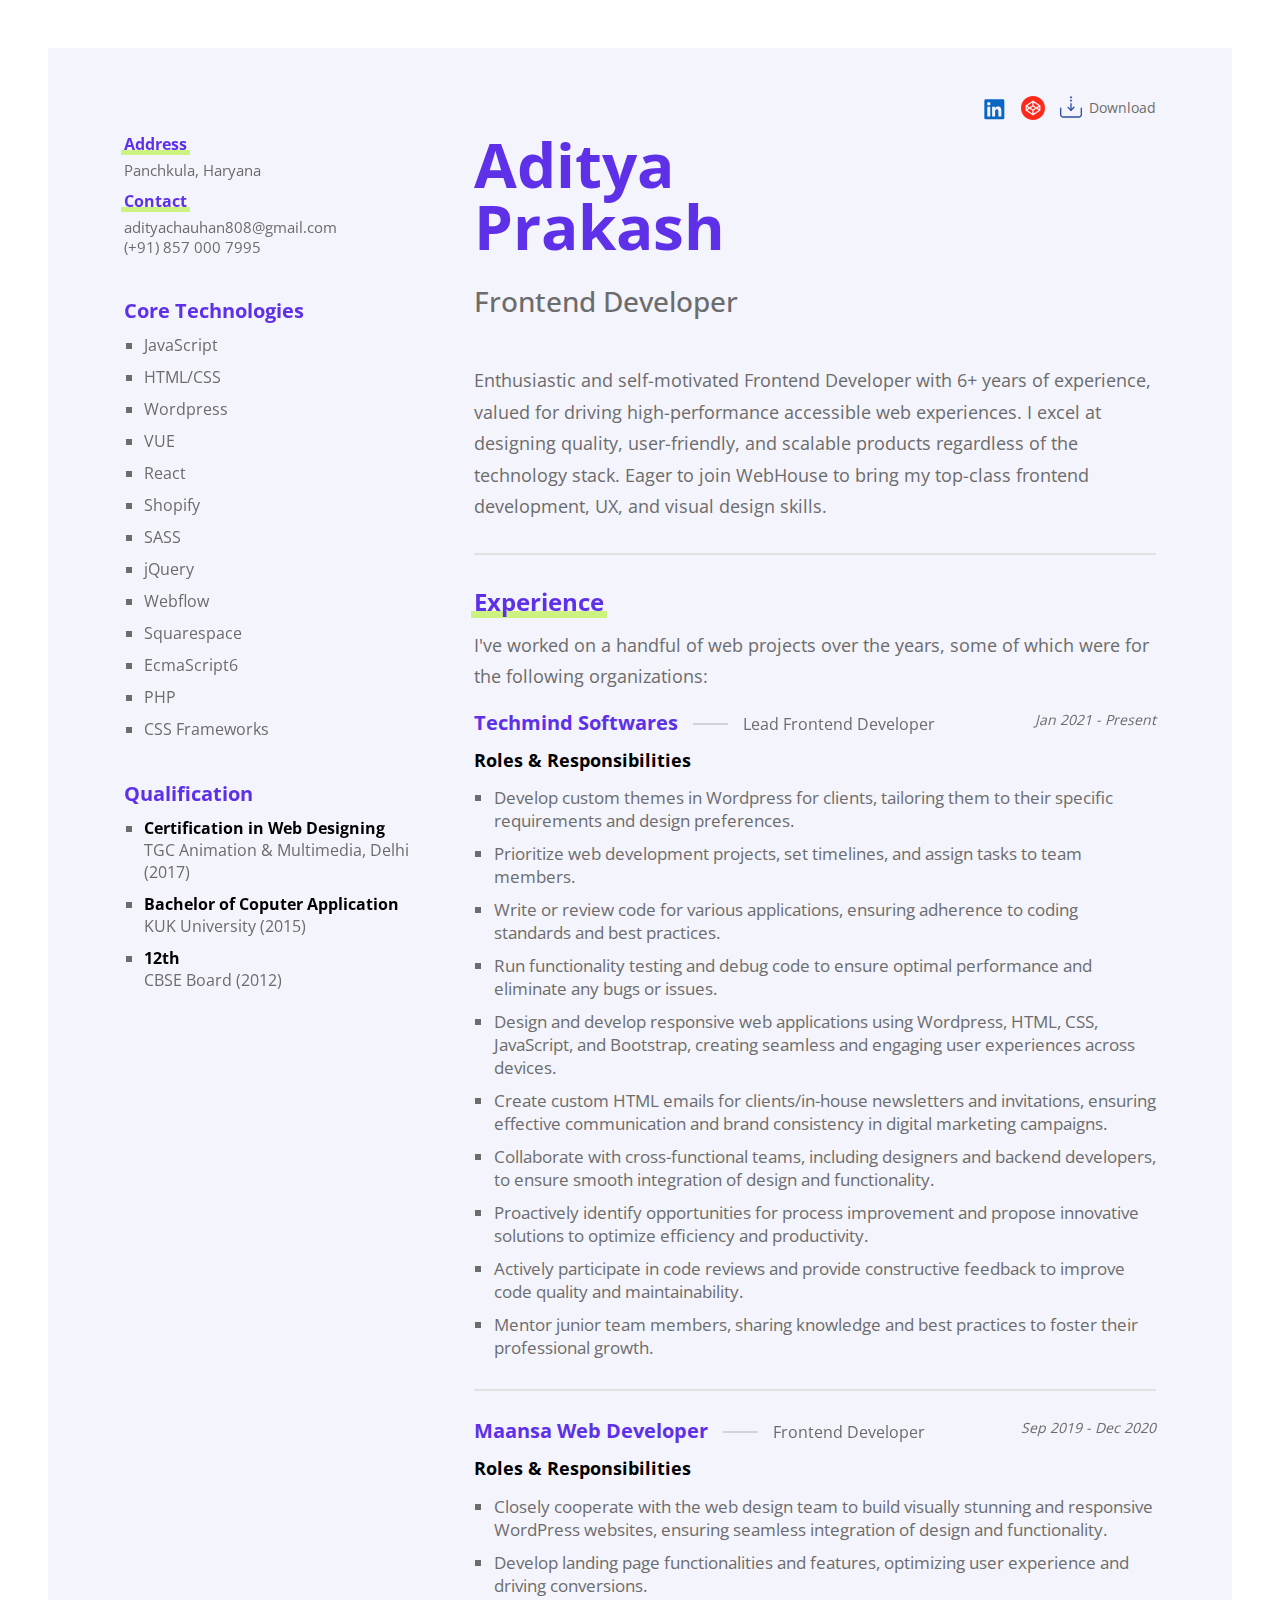
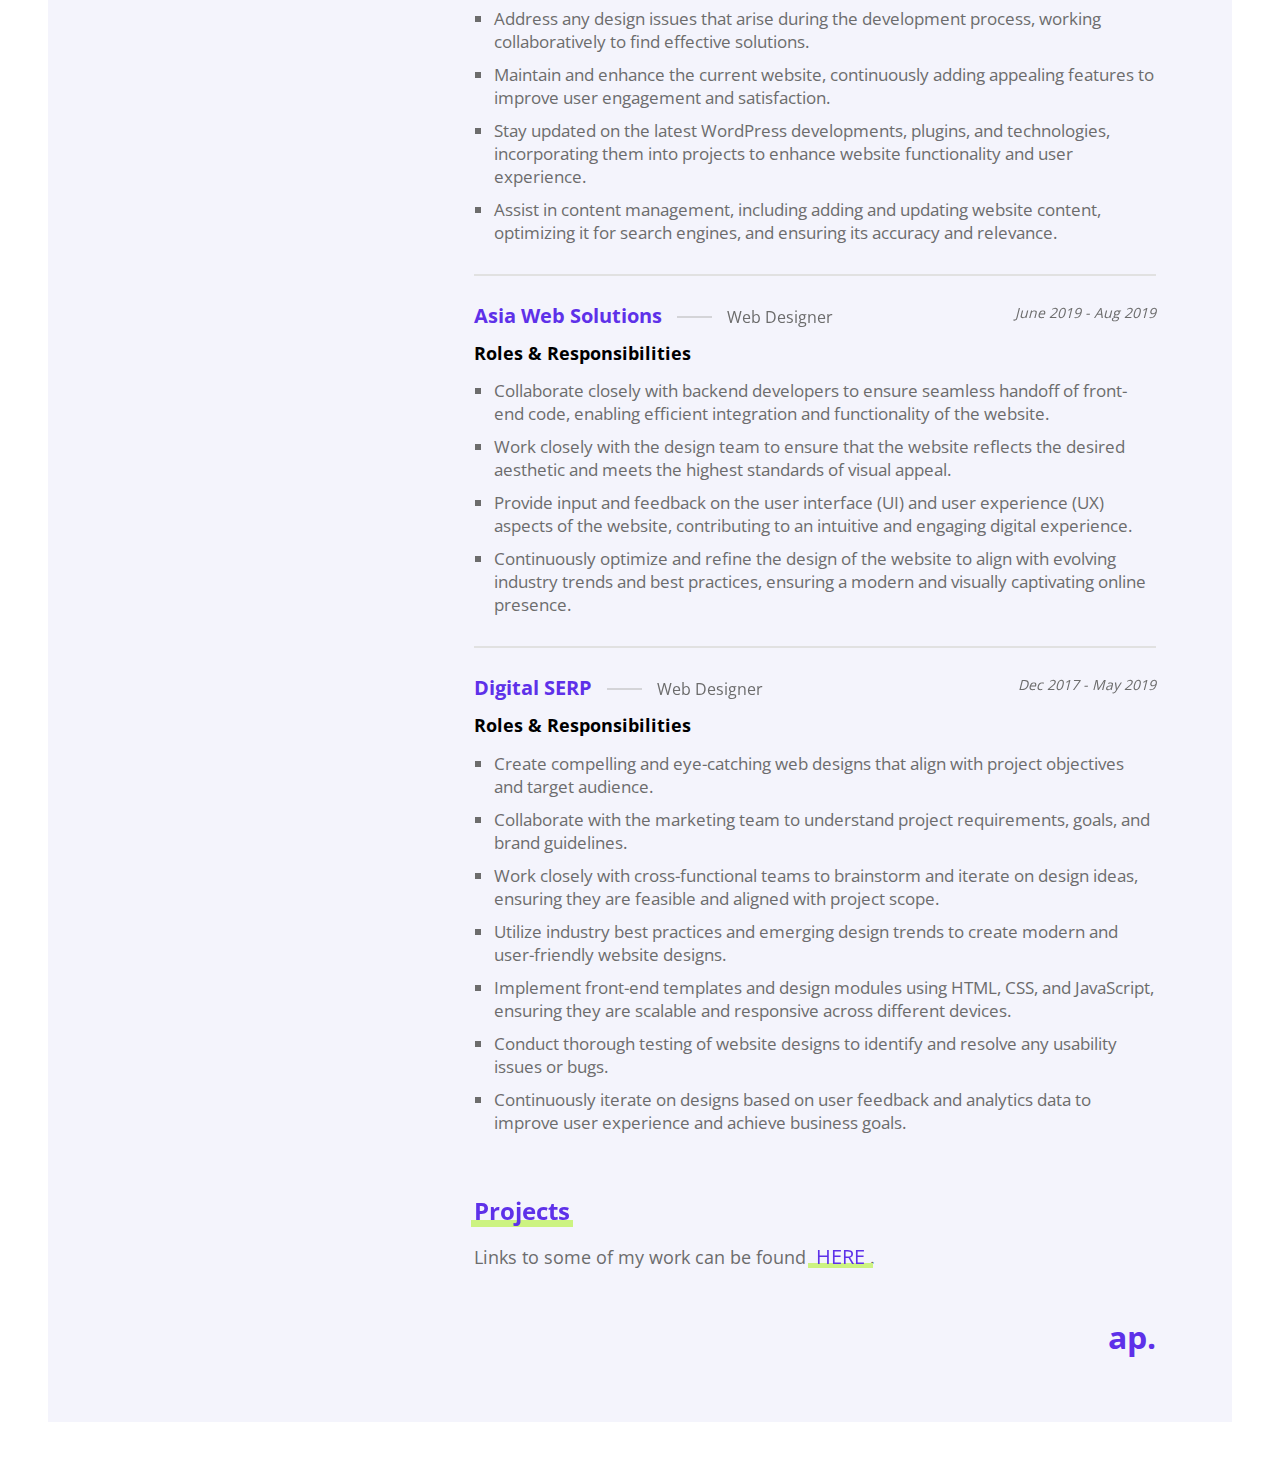
<file: index.html>
<!doctype html>
<html lang="en">
    <head>
        <title>My Résumé | Aditya Prakash</title>
        <meta name="description" content="Explore Aditya's qualifications and expertise in a visually appealing format, showcasing his talent and dedication to his field.">
        <link rel="icon" href="./assets/fav.png" type="image/x-icon">
        <meta charset="utf-8">
        <meta name="viewport" content="width=device-width, initial-scale=1">
        <link rel="stylesheet" href="./css/style.css" type="text/css">
    </head>
    <body>
        <section class="main_wrapper">
            <div class="inner_body">
                <div class="row">
                    <div class="col-full">
                        <div class="social_icon">
                            <a href="https://www.linkedin.com/in/aditya-chauhan-136593a3" target="_blank" data-title="Open LinkedIn">
                                <svg width="25px" height="25px" viewBox="0 0 15 15" xmlns="http://www.w3.org/2000/svg" fill="none"><path fill="#0A66C2" d="M12.225 12.225h-1.778V9.44c0-.664-.012-1.519-.925-1.519-.926 0-1.068.724-1.068 1.47v2.834H6.676V6.498h1.707v.783h.024c.348-.594.996-.95 1.684-.925 1.802 0 2.135 1.185 2.135 2.728l-.001 3.14zM4.67 5.715a1.037 1.037 0 01-1.032-1.031c0-.566.466-1.032 1.032-1.032.566 0 1.031.466 1.032 1.032 0 .566-.466 1.032-1.032 1.032zm.889 6.51h-1.78V6.498h1.78v5.727zM13.11 2H2.885A.88.88 0 002 2.866v10.268a.88.88 0 00.885.866h10.226a.882.882 0 00.889-.866V2.865a.88.88 0 00-.889-.864z"/></svg>
                            </a>
                        </div>
                        <div class="social_icon">
                            <a href="https://codepen.io/adityachauhan" target="_blank" data-title="Open Codepen">
                                <svg fill="#ff291a" width="24px" height="24px" viewBox="0 0 24 24" role="img" xmlns="http://www.w3.org/2000/svg">

                                <g id="SVGRepo_bgCarrier" stroke-width="0"/>

                                <g id="SVGRepo_tracerCarrier" stroke-linecap="round" stroke-linejoin="round"/>

                                <g id="SVGRepo_iconCarrier">

                                <path d="M18.144 13.067v-2.134L16.55 12zm1.276 1.194a.628.628 0 0 1-.006.083l-.005.028-.011.053-.01.031a.443.443 0 0 1-.017.047l-.014.03a.78.78 0 0 1-.021.043l-.019.03a.57.57 0 0 1-.08.1l-.026.025a.602.602 0 0 1-.036.03l-.029.022-.01.008-6.782 4.522a.637.637 0 0 1-.708 0L4.864 14.79l-.01-.008a.599.599 0 0 1-.065-.052l-.026-.025-.032-.034-.021-.028a.588.588 0 0 1-.067-.11l-.014-.031a.644.644 0 0 1-.017-.047l-.01-.03c-.004-.018-.008-.036-.01-.054l-.006-.028a.628.628 0 0 1-.006-.083V9.739a.58.58 0 0 1 .006-.083l.005-.027.011-.054.01-.03a.574.574 0 0 1 .12-.217l.031-.034.026-.025a.62.62 0 0 1 .065-.052l.01-.008 6.782-4.521a.638.638 0 0 1 .708 0l6.782 4.521.01.008.03.022.035.03c.01.008.017.016.026.025a.545.545 0 0 1 .08.1l.019.03a.633.633 0 0 1 .021.043l.014.03c.007.016.012.032.017.047l.01.031c.004.018.008.036.01.054l.006.027a.619.619 0 0 1 .006.083zM12 0C5.373 0 0 5.372 0 12c0 6.627 5.373 12 12 12 6.628 0 12-5.372 12-12 0-6.627-5.372-12-12-12m0 10.492L9.745 12 12 13.51 14.255 12zm.638 4.124v2.975l4.996-3.33-2.232-1.493zm-6.272-.356 4.996 3.33v-2.974l-2.764-1.849zm11.268-4.52-4.996-3.33v2.974l2.764 1.85zm-6.272-.356V6.41L6.366 9.74l2.232 1.493zm-5.506 1.549v2.134L7.45 12z"/>

                                </g>

                                </svg>
                            </a>
                        </div>
                        <div class="social_icon">
                            <a href="./assets/aditya-resume.pdf" target="_blank" data-title="Download Resume" download>
                                <svg width="22px" height="22px" viewBox="0 -1.2 83.8 83.8" xmlns="http://www.w3.org/2000/svg">
                                <g id="Group_20" data-name="Group 20" transform="translate(-470.6 -883.7)">
                                    <path id="Path_57" data-name="Path 57" d="M551.9,929v24.1a9.5,9.5,0,0,1-9.5,9.5H482.6a9.5,9.5,0,0,1-9.5-9.5V929" fill="none" stroke="#2b4ea2" stroke-linecap="round" stroke-miterlimit="10" stroke-width="5"/>
                                    <path id="Path_58" data-name="Path 58" d="M501.3,925.8l11.1,11,11.2-11.2" fill="none" stroke="#2b4ea2" stroke-linecap="round" stroke-miterlimit="10" stroke-width="5"/>
                                    <line id="Line_29" data-name="Line 29" y2="25.2" transform="translate(512.5 911.6)" fill="none" stroke="#2b4ea2" stroke-linecap="round" stroke-miterlimit="10" stroke-width="5"/>
                                    <circle id="Ellipse_1" data-name="Ellipse 1" cx="3.4" cy="3.4" r="3.4" transform="translate(509.1 896.4)" fill="#21409a" stroke="#2b4ea2" stroke-miterlimit="10" stroke-width="1"/>
                                    <circle id="Ellipse_2" data-name="Ellipse 2" cx="3.4" cy="3.4" r="3.4" transform="translate(509.1 884.2)" fill="#21409a" stroke="#2b4ea2" stroke-miterlimit="10" stroke-width="1"/>
                                </g>
                                </svg>
                                <span>Download</span>
                            </a>
                        </div>
                    </div>
                </div>
                <div class="row">
                    <div class="col-left">
                        <div class="inner sticky_class">
                            <div class="contact_info">
                                <div class="inner">
                                    <h4 class="hdng">
                                        Address
                                    </h4>
                                    <p>
                                        Panchkula, Haryana
                                    </p>
                                </div>
                                <div class="inner">
                                    <h4 class="hdng">
                                        Contact
                                    </h4>
                                    <p>
                                        <a href="mailto:adityachauhan808@gmail.com">
                                            adityachauhan808@gmail.com
                                        </a>
                                    </p>
                                    <p>
                                        <a href="tel:918570007995">
                                            (+91) 857 000 7995
                                        </a>
                                    </p>
                                </div>
                            </div>

                            <div class="prof_info">
                                <div class="inner">
                                    <h3 class="hdng">
                                        Core Technologies
                                    </h3>
                                    <ul>
                                        <li>
                                            JavaScript
                                        </li>
                                        <li>
                                            HTML/CSS
                                        </li>
                                        <li>
                                            Wordpress
                                        </li>
                                        <li>
                                            VUE
                                        </li>
                                        <li>
                                            React
                                        </li>
                                        <li>
                                            Shopify
                                        </li>
                                        <li>
                                            SASS
                                        </li>
                                        <li>
                                            jQuery
                                        </li>
                                        <li>
                                            Webflow
                                        </li>
                                        <li>
                                            Squarespace
                                        </li>
                                        <li>
                                            EcmaScript6
                                        </li>
                                        <li>
                                            PHP
                                        </li>
                                        <li>
                                            CSS Frameworks
                                        </li>
                                    </ul>
                                </div>

                                <div class="inner">
                                    <h3 class="hdng">
                                        Qualification
                                    </h3>
                                    <ul>
                                        <li>
                                            <b>Certification in Web Designing</b>
                                            TGC Animation & Multimedia, Delhi (2017)
                                        </li>
                                        <li>
                                            <b>Bachelor of Coputer Application</b>
                                            KUK University (2015)
                                        </li>
                                        <li>
                                            <b>12th</b>
                                            CBSE Board (2012)
                                        </li>
                                    </ul>
                                </div>
                            </div>
                        </div>
                    </div>
                    <div class="col-right">
                        <div class="inner">
                            <div class="title">
                                <h1 class="hdng">
                                    Aditya <br> Prakash
                                    <span>
                                        Frontend Developer
                                    </span>
                                </h1>
                                <p class="description">
                                    Enthusiastic and self-motivated Frontend Developer with 6+ years of experience, valued for driving high-performance accessible web experiences. I excel at designing quality, user-friendly, and scalable products regardless of the technology stack. Eager to join WebHouse to bring my top-class frontend development, UX, and visual design skills.
                                </p>
                            </div>
                            <hr class="line">

                            <div class="job_company">
                                <h2 class="exp">Experience</h2>
                                <p>
                                    I've worked on a handful of web projects over the years, some of which were for the following organizations:
                                </p>

                                <div class="inner">
                                    <h3 class="hdng">
                                        Techmind Softwares 
                                        <span>Lead Frontend Developer</span>

                                        <i>
                                            Jan 2021 - Present
                                        </i>
                                    </h3>
                                    <p>
                                        <b>
                                            Roles & Responsibilities
                                        </b>
                                    </p>

                                    <ul>
                                        <li>Develop custom themes in Wordpress for clients, tailoring them to their specific requirements and design preferences.</li>
                                        <li>Prioritize web development projects, set timelines, and assign tasks to team members.</li>
                                        <li>Write or review code for various applications, ensuring adherence to coding standards and best practices.</li>
                                        <li>Run functionality testing and debug code to ensure optimal performance and eliminate any bugs or issues.</li>
                                        <li>Design and develop responsive web applications using Wordpress, HTML, CSS, JavaScript, and Bootstrap, creating seamless and engaging user experiences across devices.</li>
                                        <li>Create custom HTML emails for clients/in-house newsletters and invitations, ensuring effective communication and brand consistency in digital marketing campaigns.</li>
                                        <li>Collaborate with cross-functional teams, including designers and backend developers, to ensure smooth integration of design and functionality.</li>
                                        <li>Proactively identify opportunities for process improvement and propose innovative solutions to optimize efficiency and productivity.</li>
                                        <li>Actively participate in code reviews and provide constructive feedback to improve code quality and maintainability.</li>
                                        <li>Mentor junior team members, sharing knowledge and best practices to foster their professional growth.</li>
                                    </ul>
                                </div>
                                
                                <hr class="line">

                                <div class="inner">
                                    <h3 class="hdng">
                                        Maansa Web Developer
                                        <span>Frontend Developer</span>

                                        <i>
                                            Sep 2019 - Dec 2020
                                        </i>
                                    </h3>
                                    <p>
                                        <b>
                                            Roles & Responsibilities
                                        </b>
                                    </p>

                                    <ul>
                                        <li>Closely cooperate with the web design team to build visually stunning and responsive WordPress websites, ensuring seamless integration of design and functionality.</li>
                                        <li>Develop landing page functionalities and features, optimizing user experience and driving conversions.</li>
                                        <li>Address any design issues that arise during the development process, working collaboratively to find effective solutions.</li>
                                        <li>Maintain and enhance the current website, continuously adding appealing features to improve user engagement and satisfaction.</li>
                                        <li>Stay updated on the latest WordPress developments, plugins, and technologies, incorporating them into projects to enhance website functionality and user experience.</li>
                                        <li>Assist in content management, including adding and updating website content, optimizing it for search engines, and ensuring its accuracy and relevance.</li>
                                    </ul>
                                </div>

                                <hr class="line">

                                <div class="inner">
                                    <h3 class="hdng">
                                        Asia Web Solutions
                                        <span>Web Designer</span>

                                        <i>
                                            June 2019 - Aug 2019
                                        </i>
                                    </h3>
                                    <p>
                                        <b>
                                            Roles & Responsibilities
                                        </b>
                                    </p>

                                    <ul>
                                        <li>Collaborate closely with backend developers to ensure seamless handoff of front-end code, enabling efficient integration and functionality of the website.</li>
                                        <li>Work closely with the design team to ensure that the website reflects the desired aesthetic and meets the highest standards of visual appeal.</li>
                                        <li>Provide input and feedback on the user interface (UI) and user experience (UX) aspects of the website, contributing to an intuitive and engaging digital experience.</li>
                                        <li>Continuously optimize and refine the design of the website to align with evolving industry trends and best practices, ensuring a modern and visually captivating online presence.</li>
                                    </ul>
                                </div>

                                <hr class="line">

                                <div class="inner">
                                    <h3 class="hdng">
                                        Digital SERP
                                        <span>Web Designer</span>

                                        <i>
                                            Dec 2017 - May 2019
                                        </i>
                                    </h3>
                                    <p>
                                        <b>
                                            Roles & Responsibilities
                                        </b>
                                    </p>

                                    <ul>
                                        <li>Create compelling and eye-catching web designs that align with project objectives and target audience.</li>
                                        <li>Collaborate with the marketing team to understand project requirements, goals, and brand guidelines.</li>
                                        <li>Work closely with cross-functional teams to brainstorm and iterate on design ideas, ensuring they are feasible and aligned with project scope.</li>
                                        <li>Utilize industry best practices and emerging design trends to create modern and user-friendly website designs.</li>
                                        <li>Implement front-end templates and design modules using HTML, CSS, and JavaScript, ensuring they are scalable and responsive across different devices.</li>
                                        <li>Conduct thorough testing of website designs to identify and resolve any usability issues or bugs.</li>
                                        <li>Continuously iterate on designs based on user feedback and analytics data to improve user experience and achieve business goals.</li>
                                    </ul>
                                </div>

                                <h2 class="exp proj">Projects</h2>
                                <p class="proj_desc">
                                    Links to some of my work can be found <a href="./work.html" target="_blank">HERE</a>.
                                </p>
                            </div>
                        </div>
                    </div>
                </div>
                <div class="row">
                    <div class="col-full">
                        <h2 class="btm_hdng">
                            ap.
                        </h2>
                    </div>
                </div>
            </div>
        </section>
    </body>
</html>
</file>
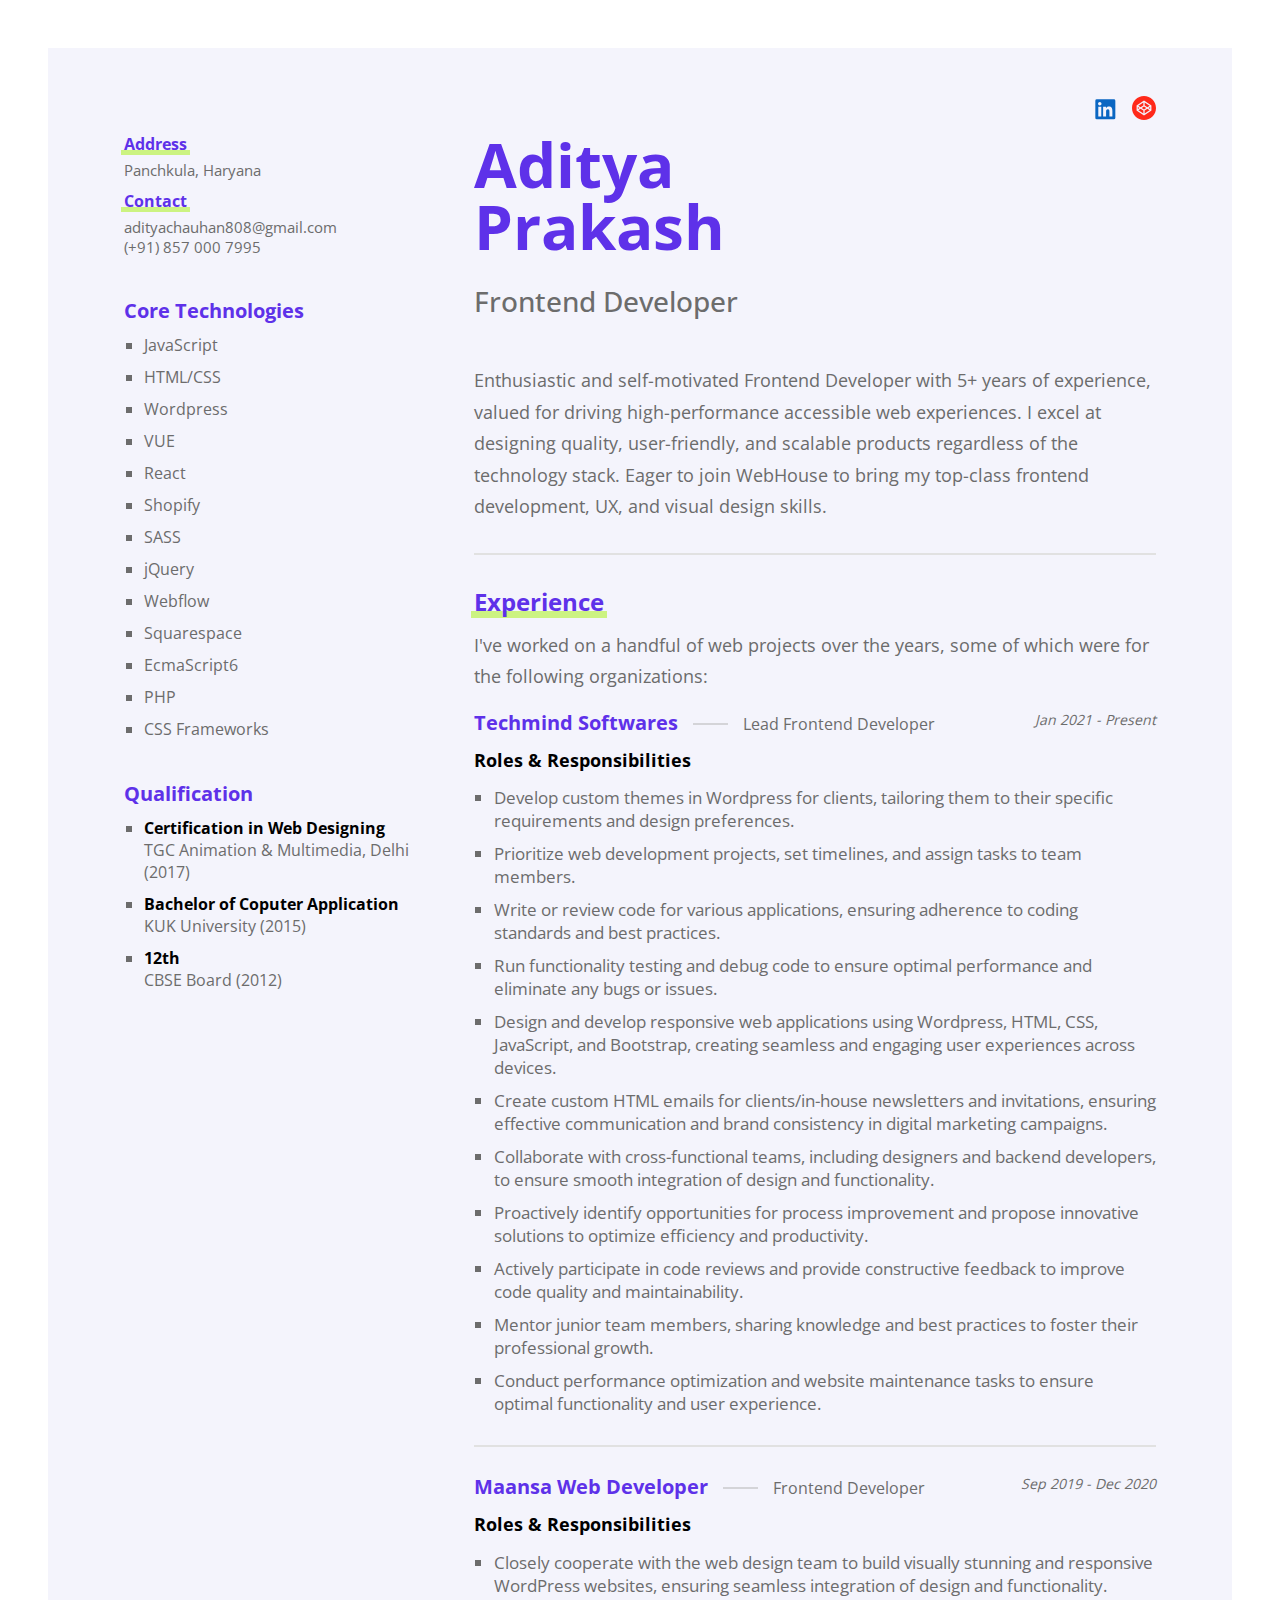
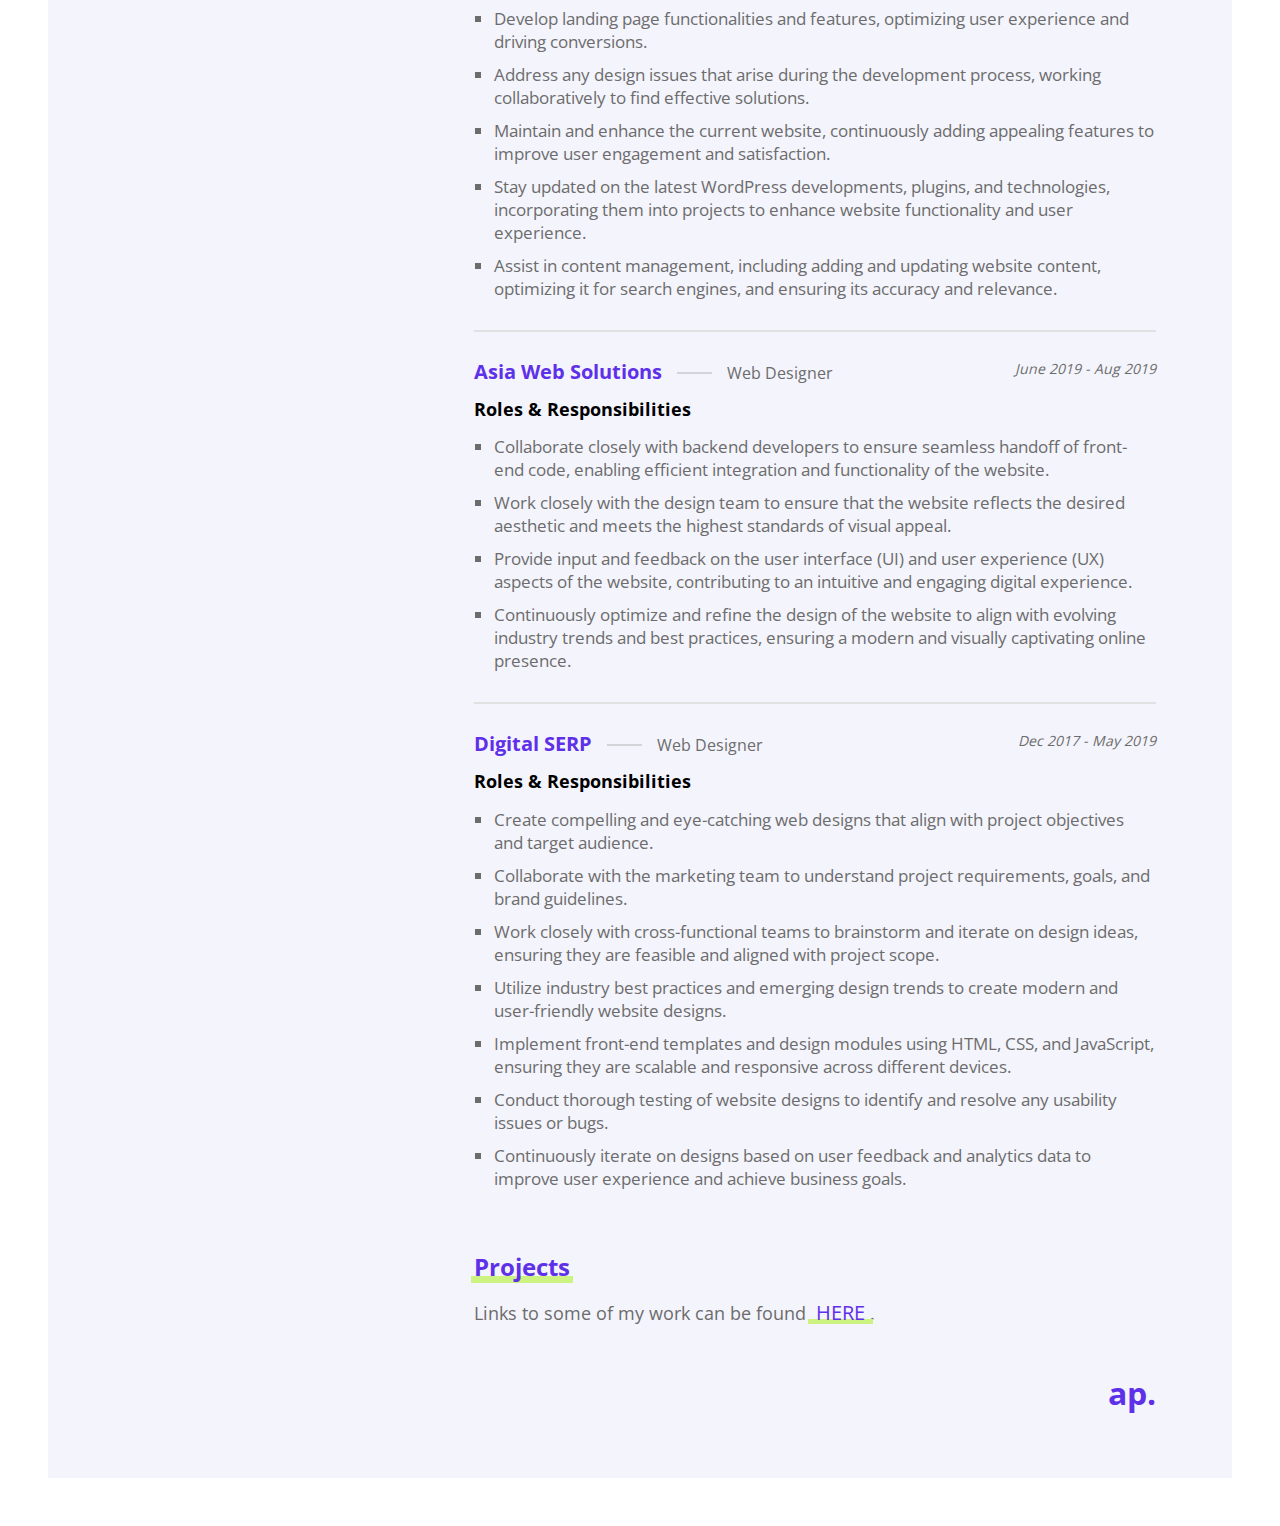
<file: for_download.html>
<!doctype html>
<html lang="en">
    <head>
        <title>My Résumé | Aditya Prakash</title>
        <meta name="description" content="Explore Aditya's qualifications and expertise in a visually appealing format, showcasing his talent and dedication to his field.">
        <link rel="icon" href="./assets/fav.png" type="image/x-icon">
        <meta charset="utf-8">
        <meta name="viewport" content="width=device-width, initial-scale=1">
        <style>
            *,li,ul{padding:0;margin:0}.inner,.row{width:100%}*,.row,li,ul{margin:0}.social_icon a::after,.social_icon a::before{left:50%;transform:translateX(-50%);opacity:0;visibility:hidden;pointer-events:none;transition:.5s}.contact_info .inner:nth-child(2),.prof_info li{margin-top:10px}.contact_info .hdng::before,.job_company .exp::before{position:absolute;bottom:0}.title .description,.title .hdng span,a,body,p{color:var(--dark-grey)}.job_company p b,.prof_info li b{color:var(--black)}.contact_info .hdng,.job_company .exp,.proj_desc a{z-index:9;position:relative}@font-face{font-family:'Open Sans';src:url('../fonts/OpenSans-Medium.woff2') format('woff2'),url('../fonts/OpenSans-Medium.ttf') format('truetype');font-weight:500;font-style:normal;font-display:swap}@font-face{font-family:'Open Sans';src:url('../fonts/OpenSans-ExtraBold.woff2') format('woff2'),url('../fonts/OpenSans-ExtraBold.ttf') format('truetype');font-weight:700;font-style:normal;font-display:swap}@font-face{font-family:'Open Sans';src:url('../fonts/OpenSans-Regular.woff2') format('woff2'),url('../fonts/OpenSans-Regular.ttf') format('truetype');font-weight:400;font-style:normal;font-display:swap}@font-face{font-family:'Open Sans';src:url('../fonts/OpenSans-Bold.woff2') format('woff2'),url('../fonts/OpenSans-Bold.ttf') format('truetype');font-weight:700;font-style:normal;font-display:swap}@font-face{font-family:'Open Sans';src:url('../fonts/OpenSans-Light.woff2') format('woff2'),url('../fonts/OpenSans-Light.ttf') format('truetype');font-weight:300;font-style:normal;font-display:swap}*{box-sizing:border-box;font-family:system-ui,-apple-system,"Segoe UI",Roboto,"Helvetica Neue",Arial,"Noto Sans","Liberation Sans",sans-serif,"Apple Color Emoji","Segoe UI Emoji","Segoe UI Symbol","Noto Color Emoji";font-family:'Open Sans',sans-serif}a{display:inline-block;text-decoration:none}p{font-size:17.5px}.proj_desc a,h1,h2,h3,h4,h5,h6{color:var(--indigo-blue)}li,ul{list-style:none}:root{--white:#ffffff;--black:#000000;--grey:#f4f4f4;--indigo-blue:#5e31e9;--dark-grey:#6c6c6c;--lime:#ccf381;--blue-grey:#f4f4fc}.sticky_class{position:sticky;top:60px}.main_wrapper{background-color:var(--white);padding:5rem 12rem}.main_wrapper .inner_body{background-color:var(--blue-grey);padding:3rem 4rem 4rem}.col-full,.main_wrapper .inner_body{width:100%;display:flex;flex-wrap:wrap}.col-full{padding:0 12px;justify-content:flex-end}.row{display:flex;flex-wrap:wrap;padding:0}.col-left,.col-right{padding:0 12px;margin-top:12px}.social_icon{margin-left:15px}.social_icon a{display:flex;align-items:center;position:relative}.social_icon a::before{content:attr(data-title);position:absolute;bottom:130%;background-color:#fff;border-radius:5px;padding:7px 10px;min-width:120px;font-size:13.5px;text-align:center}.social_icon a::after{content:"";position:absolute;bottom:100%;width:0;height:0;border-style:solid;border-width:7px 7px 0;border-color:#fff transparent transparent;font-weight:600}.contact_info .hdng::before,.proj_desc a::before{content:"";left:-3px;right:-3px;height:5px;background-color:var(--lime);z-index:-1}.social_icon a:hover::after,.social_icon a:hover::before{opacity:1;visibility:visible;pointer-events:all}.social_icon a span{margin-left:7px;font-size:14px}.col-left{width:350px}.col-right{width:calc(100% - 350px)}.contact_info .hdng{font-size:16px;display:inline-block}.contact_info p,.contact_info p a{font-size:15px}.contact_info .inner .hdng{margin-bottom:5px}.prof_info>.inner{margin-top:40px}.prof_info .hdng{font-size:20px}.job_company ul,.prof_info ul{padding-left:20px}.prof_info li{font-size:16px;list-style:square}.prof_info li b{display:block}.title .hdng{font-size:72px;font-weight:700;line-height:1}.job_company p,.title .description{line-height:1.8;width:700px;max-width:100%}.title .hdng span{margin-top:30px;display:block;font-size:28px;font-weight:500}.title .description{margin-top:50px;font-size:17.5px}.line{background:#e1e1e1;border:0;height:2px;margin-top:30px;margin-bottom:30px}.job_company .inner{margin-top:20px}.job_company .exp{font-size:24px;display:inline-block}.job_company .exp::before{content:"";left:-3px;right:-3px;height:7px;background-color:var(--lime);z-index:-1}.job_company .hdng{font-size:20px;line-height:1;font-weight:600}.job_company .hdng i,.job_company .hdng span{color:var(--dark-grey);font-size:16px;font-weight:400;margin-left:10px;padding-left:50px;position:relative}.job_company .hdng span::before{content:"";position:absolute;top:50%;left:0;transform:translateY(-50%);width:35px;height:1px;background:#b4b4b4}.job_company .hdng i{font-size:14px;float:right}.job_company p{margin-top:12px}.job_company li{font-size:17px;list-style:square;margin-top:10px;width:700px;max-width:100%}.btm_hdng{font-size:32px;margin-top:40px}.proj{margin-top:60px}.proj_desc a{padding:0 5px;font-size:20px}.proj_desc a::before{position:absolute;bottom:7px}@media screen and (max-width:1903px){.main_wrapper{padding:5rem 10rem}}@media screen and (max-width:1600px){.main_wrapper{padding:4rem 7rem}}@media screen and (max-width:1400px){.main_wrapper{padding:3rem}.title .hdng{font-size:62px}}@media screen and (max-width:1200px){.main_wrapper,.main_wrapper .inner_body{padding:2rem}.title .hdng{font-size:56px}}@media screen and (max-width:992px){.col-left{width:280px}.col-right{width:calc(100% - 280px)}.title .hdng{font-size:52px}.job_company .hdng span{display:block;margin-top:10px;margin-left:0}.job_company .hdng i{position:relative;top:-40px}}@media screen and (max-width:800px){.col-left,.col-right{width:100%}.col-right{margin-top:60px}.prof_info{flex-direction:row;display:flex}}@media screen and (max-width:500px){.main_wrapper,.main_wrapper .inner_body{padding:1rem}.prof_info{flex-direction:column}.title .hdng{font-size:42px}.job_company .hdng i{top:unset;margin-top:12px;float:unset;display:block}.job_company p{margin-top:30px}}
        </style>
    </head>
    <body>
        <section class="main_wrapper">
            <div class="inner_body">
                <div class="row">
                    <div class="col-full">
                        <div class="social_icon">
                            <a href="https://www.linkedin.com/in/aditya-chauhan-136593a3" target="_blank" data-title="Open LinkedIn">
                                <svg width="25px" height="25px" viewBox="0 0 15 15" xmlns="http://www.w3.org/2000/svg" fill="none"><path fill="#0A66C2" d="M12.225 12.225h-1.778V9.44c0-.664-.012-1.519-.925-1.519-.926 0-1.068.724-1.068 1.47v2.834H6.676V6.498h1.707v.783h.024c.348-.594.996-.95 1.684-.925 1.802 0 2.135 1.185 2.135 2.728l-.001 3.14zM4.67 5.715a1.037 1.037 0 01-1.032-1.031c0-.566.466-1.032 1.032-1.032.566 0 1.031.466 1.032 1.032 0 .566-.466 1.032-1.032 1.032zm.889 6.51h-1.78V6.498h1.78v5.727zM13.11 2H2.885A.88.88 0 002 2.866v10.268a.88.88 0 00.885.866h10.226a.882.882 0 00.889-.866V2.865a.88.88 0 00-.889-.864z"/></svg>
                            </a>
                        </div>
                        <div class="social_icon">
                            <a href="https://codepen.io/adityachauhan" target="_blank" data-title="Open Codepen">
                                <svg fill="#ff291a" width="24px" height="24px" viewBox="0 0 24 24" role="img" xmlns="http://www.w3.org/2000/svg">

                                <g id="SVGRepo_bgCarrier" stroke-width="0"/>

                                <g id="SVGRepo_tracerCarrier" stroke-linecap="round" stroke-linejoin="round"/>

                                <g id="SVGRepo_iconCarrier">

                                <path d="M18.144 13.067v-2.134L16.55 12zm1.276 1.194a.628.628 0 0 1-.006.083l-.005.028-.011.053-.01.031a.443.443 0 0 1-.017.047l-.014.03a.78.78 0 0 1-.021.043l-.019.03a.57.57 0 0 1-.08.1l-.026.025a.602.602 0 0 1-.036.03l-.029.022-.01.008-6.782 4.522a.637.637 0 0 1-.708 0L4.864 14.79l-.01-.008a.599.599 0 0 1-.065-.052l-.026-.025-.032-.034-.021-.028a.588.588 0 0 1-.067-.11l-.014-.031a.644.644 0 0 1-.017-.047l-.01-.03c-.004-.018-.008-.036-.01-.054l-.006-.028a.628.628 0 0 1-.006-.083V9.739a.58.58 0 0 1 .006-.083l.005-.027.011-.054.01-.03a.574.574 0 0 1 .12-.217l.031-.034.026-.025a.62.62 0 0 1 .065-.052l.01-.008 6.782-4.521a.638.638 0 0 1 .708 0l6.782 4.521.01.008.03.022.035.03c.01.008.017.016.026.025a.545.545 0 0 1 .08.1l.019.03a.633.633 0 0 1 .021.043l.014.03c.007.016.012.032.017.047l.01.031c.004.018.008.036.01.054l.006.027a.619.619 0 0 1 .006.083zM12 0C5.373 0 0 5.372 0 12c0 6.627 5.373 12 12 12 6.628 0 12-5.372 12-12 0-6.627-5.372-12-12-12m0 10.492L9.745 12 12 13.51 14.255 12zm.638 4.124v2.975l4.996-3.33-2.232-1.493zm-6.272-.356 4.996 3.33v-2.974l-2.764-1.849zm11.268-4.52-4.996-3.33v2.974l2.764 1.85zm-6.272-.356V6.41L6.366 9.74l2.232 1.493zm-5.506 1.549v2.134L7.45 12z"/>

                                </g>

                                </svg>
                            </a>
                        </div>
                    </div>
                </div>
                <div class="row">
                    <div class="col-left">
                        <div class="inner">
                            <div class="contact_info">
                                <div class="inner">
                                    <h4 class="hdng">
                                        Address
                                    </h4>
                                    <p>
                                        Panchkula, Haryana
                                    </p>
                                </div>
                                <div class="inner">
                                    <h4 class="hdng">
                                        Contact
                                    </h4>
                                    <p>
                                        <a href="mailto:adityachauhan808@gmail.com">
                                            adityachauhan808@gmail.com
                                        </a>
                                    </p>
                                    <p>
                                        <a href="tel:918570007995">
                                            (+91) 857 000 7995
                                        </a>
                                    </p>
                                </div>
                            </div>

                            <div class="prof_info">
                                <div class="inner">
                                    <h3 class="hdng">
                                        Core Technologies
                                    </h3>
                                    <ul>
                                        <li>
                                            JavaScript
                                        </li>
                                        <li>
                                            HTML/CSS
                                        </li>
                                        <li>
                                            Wordpress
                                        </li>
                                        <li>
                                            VUE
                                        </li>
                                        <li>
                                            React
                                        </li>
                                        <li>
                                            Shopify
                                        </li>
                                        <li>
                                            SASS
                                        </li>
                                        <li>
                                            jQuery
                                        </li>
                                        <li>
                                            Webflow
                                        </li>
                                        <li>
                                            Squarespace
                                        </li>
                                        <li>
                                            EcmaScript6
                                        </li>
                                        <li>
                                            PHP
                                        </li>
                                        <li>
                                            CSS Frameworks
                                        </li>
                                    </ul>
                                </div>

                                <div class="inner">
                                    <h3 class="hdng">
                                        Qualification
                                    </h3>
                                    <ul>
                                        <li>
                                            <b>Certification in Web Designing</b>
                                            TGC Animation & Multimedia, Delhi (2017)
                                        </li>
                                        <li>
                                            <b>Bachelor of Coputer Application</b>
                                            KUK University (2015)
                                        </li>
                                        <li>
                                            <b>12th</b>
                                            CBSE Board (2012)
                                        </li>
                                    </ul>
                                </div>
                            </div>
                        </div>
                    </div>
                    <div class="col-right">
                        <div class="inner">
                            <div class="title">
                                <h1 class="hdng">
                                    Aditya <br> Prakash
                                    <span>
                                        Frontend Developer
                                    </span>
                                </h1>
                                <p class="description">
                                    Enthusiastic and self-motivated Frontend Developer with 5+ years of experience, valued for driving high-performance accessible web experiences. I excel at designing quality, user-friendly, and scalable products regardless of the technology stack. Eager to join WebHouse to bring my top-class frontend development, UX, and visual design skills.
                                </p>
                            </div>
                            <hr class="line">

                            <div class="job_company">
                                <h2 class="exp">Experience</h2>
                                <p>
                                    I've worked on a handful of web projects over the years, some of which were for the following organizations:
                                </p>

                                <div class="inner">
                                    <h3 class="hdng">
                                        Techmind Softwares 
                                        <span>Lead Frontend Developer</span>

                                        <i>
                                            Jan 2021 - Present
                                        </i>
                                    </h3>
                                    <p>
                                        <b>
                                            Roles & Responsibilities
                                        </b>
                                    </p>

                                    <ul>
                                        <li>Develop custom themes in Wordpress for clients, tailoring them to their specific requirements and design preferences.</li>
                                        <li>Prioritize web development projects, set timelines, and assign tasks to team members.</li>
                                        <li>Write or review code for various applications, ensuring adherence to coding standards and best practices.</li>
                                        <li>Run functionality testing and debug code to ensure optimal performance and eliminate any bugs or issues.</li>
                                        <li>Design and develop responsive web applications using Wordpress, HTML, CSS, JavaScript, and Bootstrap, creating seamless and engaging user experiences across devices.</li>
                                        <li>Create custom HTML emails for clients/in-house newsletters and invitations, ensuring effective communication and brand consistency in digital marketing campaigns.</li>
                                        <li>Collaborate with cross-functional teams, including designers and backend developers, to ensure smooth integration of design and functionality.</li>
                                        <li>Proactively identify opportunities for process improvement and propose innovative solutions to optimize efficiency and productivity.</li>
                                        <li>Actively participate in code reviews and provide constructive feedback to improve code quality and maintainability.</li>
                                        <li>Mentor junior team members, sharing knowledge and best practices to foster their professional growth.</li>
                                        <li>Conduct performance optimization and website maintenance tasks to ensure optimal functionality and user experience.</li>
                                    </ul>
                                </div>
                                
                                <hr class="line">

                                <div class="inner">
                                    <h3 class="hdng">
                                        Maansa Web Developer
                                        <span>Frontend Developer</span>

                                        <i>
                                            Sep 2019 - Dec 2020
                                        </i>
                                    </h3>
                                    <p>
                                        <b>
                                            Roles & Responsibilities
                                        </b>
                                    </p>

                                    <ul>
                                        <li>Closely cooperate with the web design team to build visually stunning and responsive WordPress websites, ensuring seamless integration of design and functionality.</li>
                                        <li>Develop landing page functionalities and features, optimizing user experience and driving conversions.</li>
                                        <li>Address any design issues that arise during the development process, working collaboratively to find effective solutions.</li>
                                        <li>Maintain and enhance the current website, continuously adding appealing features to improve user engagement and satisfaction.</li>
                                        <li>Stay updated on the latest WordPress developments, plugins, and technologies, incorporating them into projects to enhance website functionality and user experience.</li>
                                        <li>Assist in content management, including adding and updating website content, optimizing it for search engines, and ensuring its accuracy and relevance.</li>
                                    </ul>
                                </div>

                                <hr class="line">

                                <div class="inner">
                                    <h3 class="hdng">
                                        Asia Web Solutions
                                        <span>Web Designer</span>

                                        <i>
                                            June 2019 - Aug 2019
                                        </i>
                                    </h3>
                                    <p>
                                        <b>
                                            Roles & Responsibilities
                                        </b>
                                    </p>

                                    <ul>
                                        <li>Collaborate closely with backend developers to ensure seamless handoff of front-end code, enabling efficient integration and functionality of the website.</li>
                                        <li>Work closely with the design team to ensure that the website reflects the desired aesthetic and meets the highest standards of visual appeal.</li>
                                        <li>Provide input and feedback on the user interface (UI) and user experience (UX) aspects of the website, contributing to an intuitive and engaging digital experience.</li>
                                        <li>Continuously optimize and refine the design of the website to align with evolving industry trends and best practices, ensuring a modern and visually captivating online presence.</li>
                                    </ul>
                                </div>

                                <hr class="line">

                                <div class="inner">
                                    <h3 class="hdng">
                                        Digital SERP
                                        <span>Web Designer</span>

                                        <i>
                                            Dec 2017 - May 2019
                                        </i>
                                    </h3>
                                    <p>
                                        <b>
                                            Roles & Responsibilities
                                        </b>
                                    </p>

                                    <ul>
                                        <li>Create compelling and eye-catching web designs that align with project objectives and target audience.</li>
                                        <li>Collaborate with the marketing team to understand project requirements, goals, and brand guidelines.</li>
                                        <li>Work closely with cross-functional teams to brainstorm and iterate on design ideas, ensuring they are feasible and aligned with project scope.</li>
                                        <li>Utilize industry best practices and emerging design trends to create modern and user-friendly website designs.</li>
                                        <li>Implement front-end templates and design modules using HTML, CSS, and JavaScript, ensuring they are scalable and responsive across different devices.</li>
                                        <li>Conduct thorough testing of website designs to identify and resolve any usability issues or bugs.</li>
                                        <li>Continuously iterate on designs based on user feedback and analytics data to improve user experience and achieve business goals.</li>
                                    </ul>
                                </div>

                                <h2 class="exp proj">Projects</h2>
                                <p class="proj_desc">
                                    Links to some of my work can be found <a href="./work.html">HERE</a>.
                                </p>
                            </div>
                        </div>
                    </div>
                </div>
                <div class="row">
                    <div class="col-full">
                        <h2 class="btm_hdng">
                            ap.
                        </h2>
                    </div>
                </div>
            </div>
        </section>
    </body>
</html>
</file>
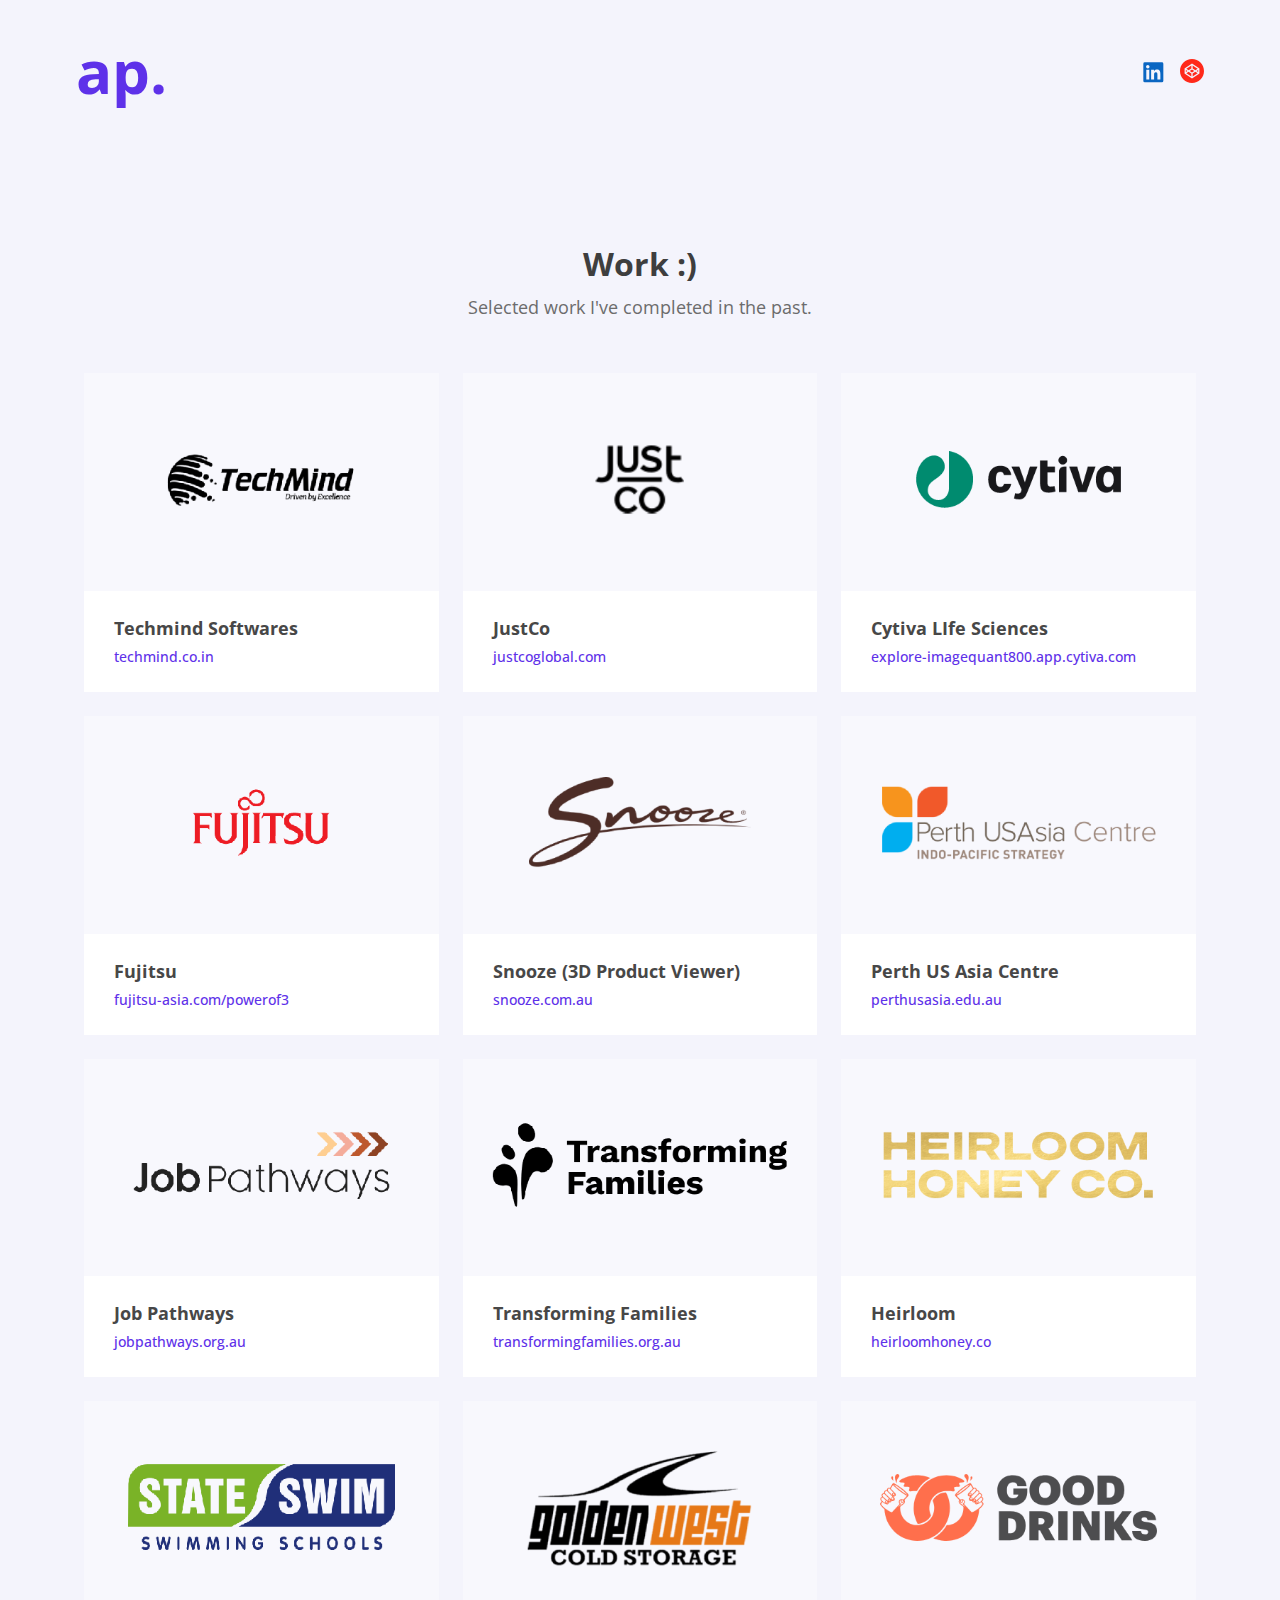
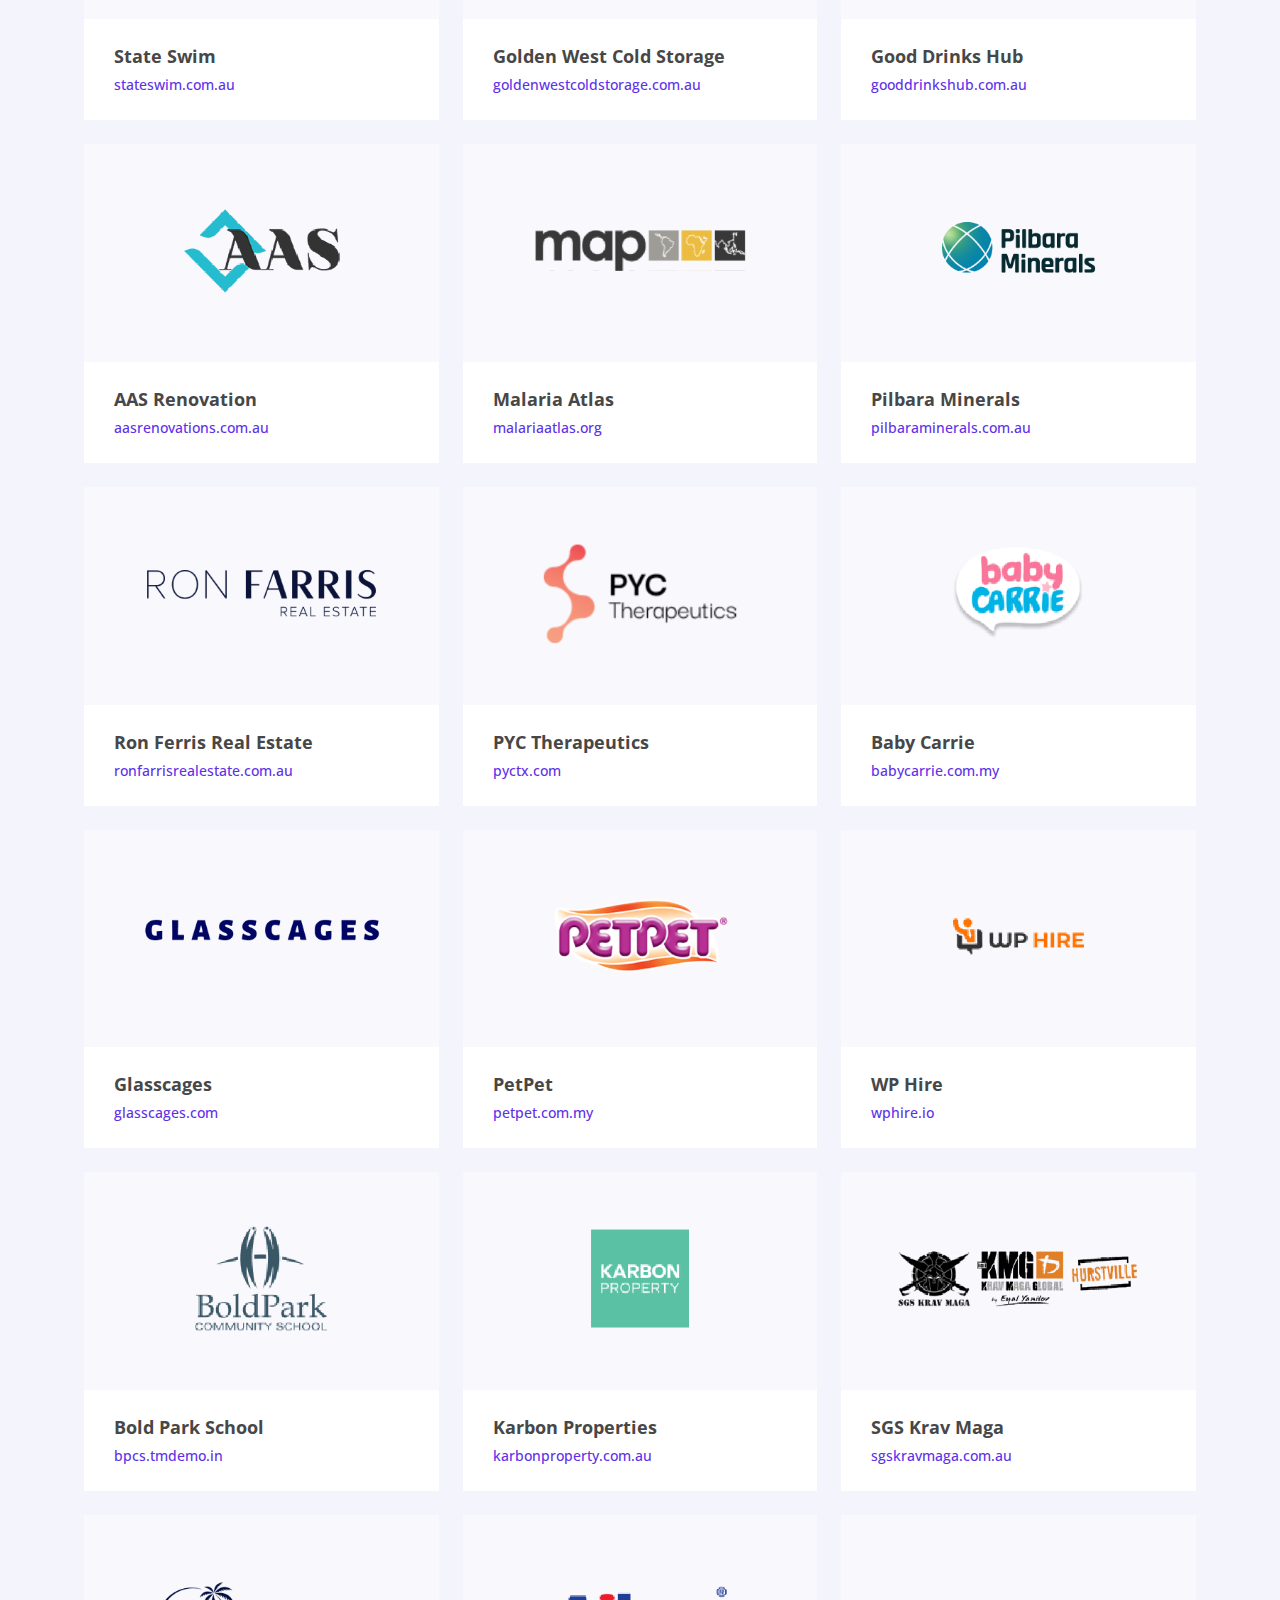
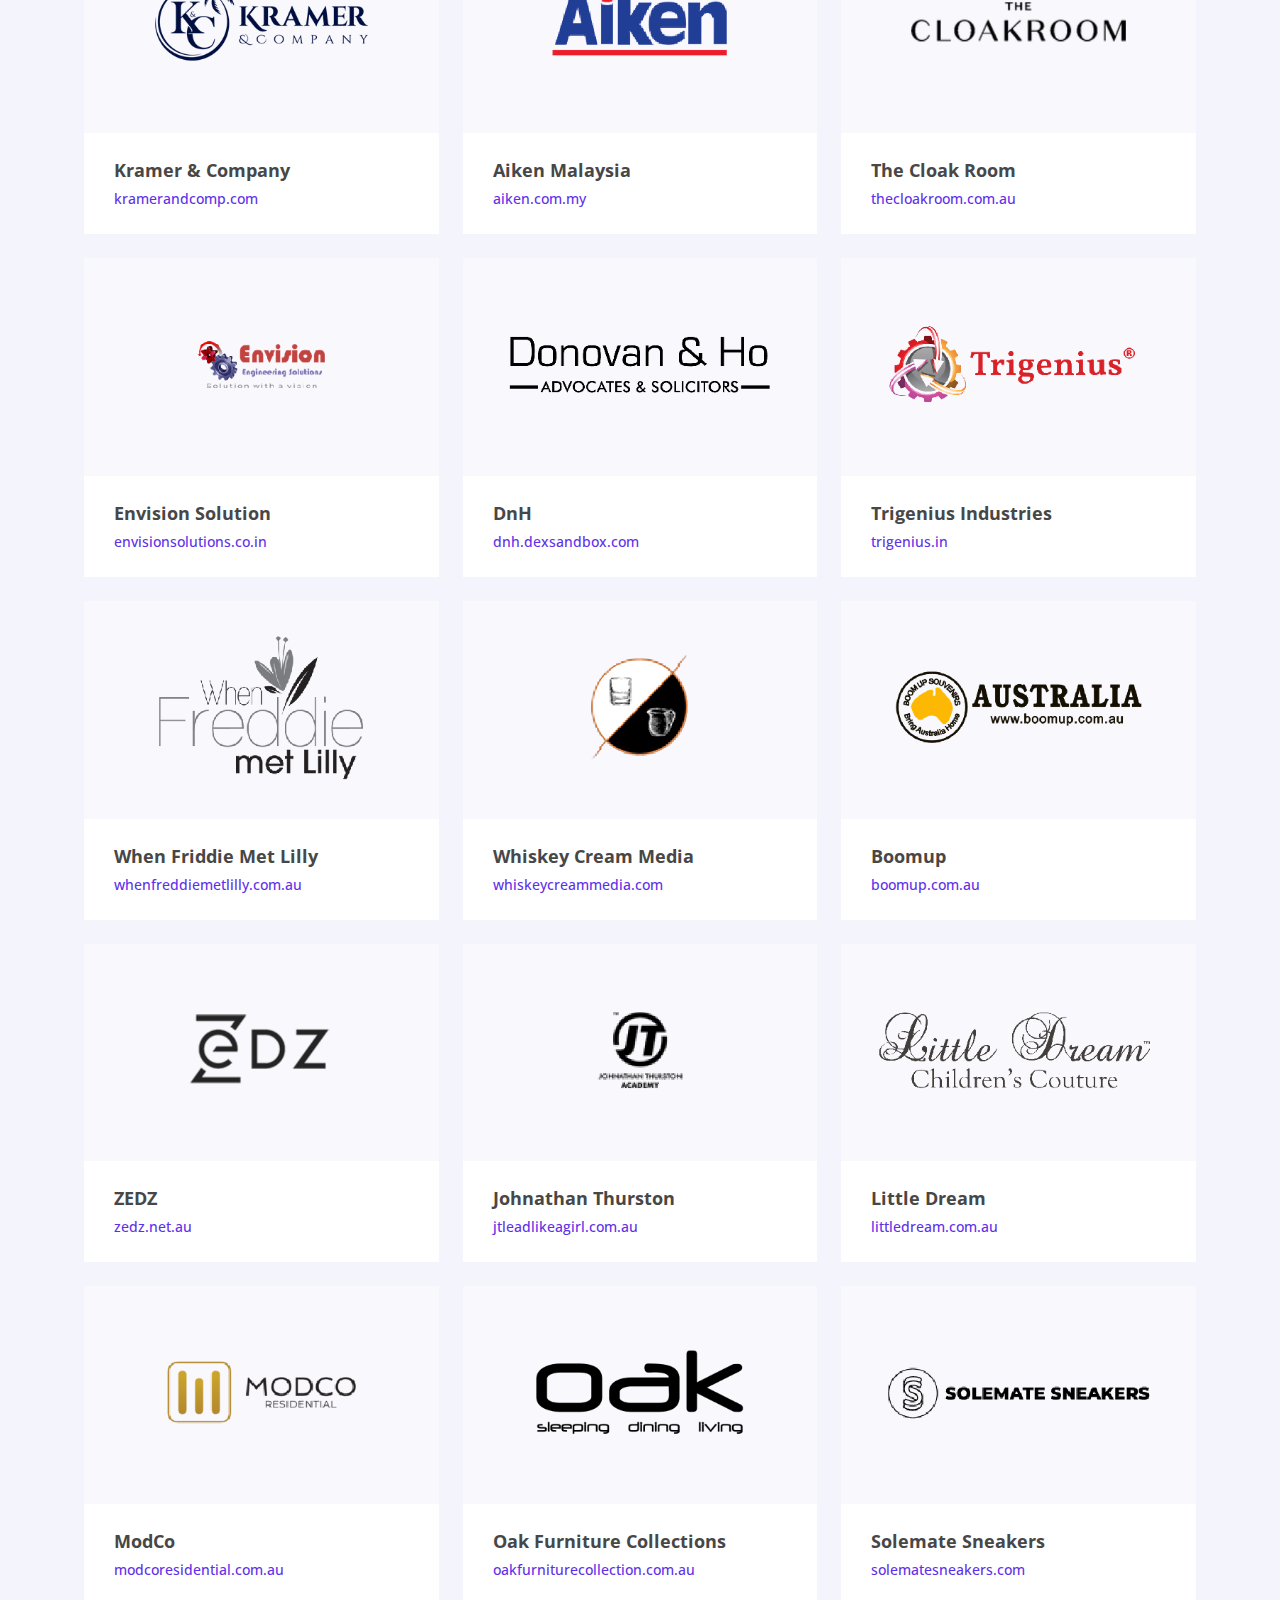
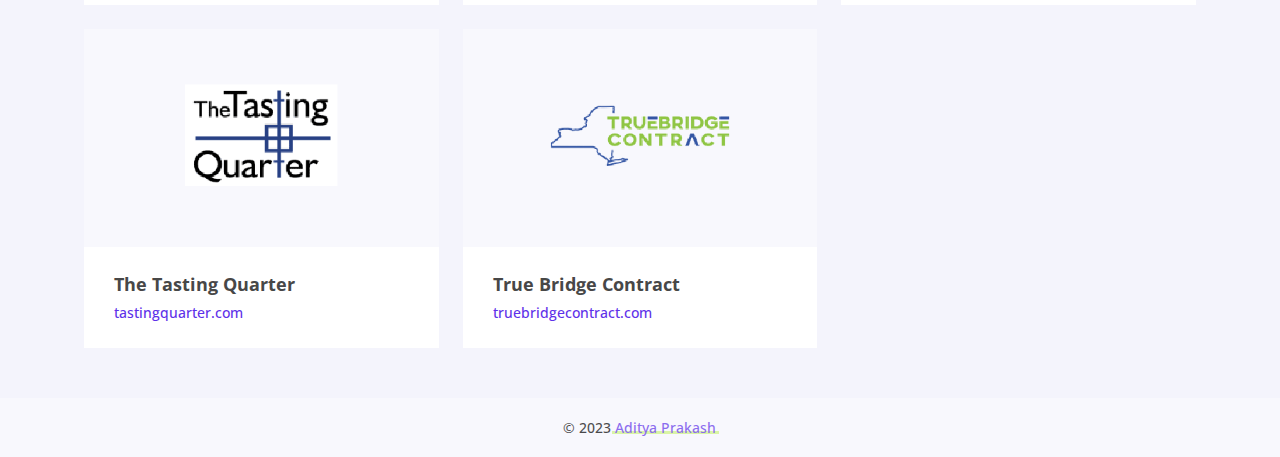
<file: work.html>
<!doctype html>
<html lang="en">
    <head>
        <title>My Résumé | Aditya Prakash</title>
        <meta name="description" content="Explore Aditya's qualifications and expertise in a visually appealing format, showcasing his talent and dedication to his field.">
        <link rel="icon" href="./assets/fav.png" type="image/x-icon">
        <meta charset="utf-8">
        <meta name="viewport" content="width=device-width, initial-scale=1">
        <link rel="stylesheet" href="./css/work_style.css" type="text/css">
    </head>
    <body>
        <section class="main_wrapper">
            <header>
                <h1 class="logo">ap.</h1>

                
                <div class="right">
                    <div class="social_icon">
                        <a href="https://www.linkedin.com/in/aditya-chauhan-136593a3" target="_blank" data-title="Open LinkedIn">
                            <svg width="25px" height="25px" viewBox="0 0 15 15" xmlns="http://www.w3.org/2000/svg" fill="none"><path fill="#0A66C2" d="M12.225 12.225h-1.778V9.44c0-.664-.012-1.519-.925-1.519-.926 0-1.068.724-1.068 1.47v2.834H6.676V6.498h1.707v.783h.024c.348-.594.996-.95 1.684-.925 1.802 0 2.135 1.185 2.135 2.728l-.001 3.14zM4.67 5.715a1.037 1.037 0 01-1.032-1.031c0-.566.466-1.032 1.032-1.032.566 0 1.031.466 1.032 1.032 0 .566-.466 1.032-1.032 1.032zm.889 6.51h-1.78V6.498h1.78v5.727zM13.11 2H2.885A.88.88 0 002 2.866v10.268a.88.88 0 00.885.866h10.226a.882.882 0 00.889-.866V2.865a.88.88 0 00-.889-.864z"/></svg>
                        </a>
                    </div>
                    <div class="social_icon">
                        <a href="https://codepen.io/adityachauhan" target="_blank" data-title="Open Codepen">
                            <svg fill="#ff291a" width="24px" height="24px" viewBox="0 0 24 24" role="img" xmlns="http://www.w3.org/2000/svg">
    
                            <g id="SVGRepo_bgCarrier" stroke-width="0"/>
    
                            <g id="SVGRepo_tracerCarrier" stroke-linecap="round" stroke-linejoin="round"/>
    
                            <g id="SVGRepo_iconCarrier">
    
                            <path d="M18.144 13.067v-2.134L16.55 12zm1.276 1.194a.628.628 0 0 1-.006.083l-.005.028-.011.053-.01.031a.443.443 0 0 1-.017.047l-.014.03a.78.78 0 0 1-.021.043l-.019.03a.57.57 0 0 1-.08.1l-.026.025a.602.602 0 0 1-.036.03l-.029.022-.01.008-6.782 4.522a.637.637 0 0 1-.708 0L4.864 14.79l-.01-.008a.599.599 0 0 1-.065-.052l-.026-.025-.032-.034-.021-.028a.588.588 0 0 1-.067-.11l-.014-.031a.644.644 0 0 1-.017-.047l-.01-.03c-.004-.018-.008-.036-.01-.054l-.006-.028a.628.628 0 0 1-.006-.083V9.739a.58.58 0 0 1 .006-.083l.005-.027.011-.054.01-.03a.574.574 0 0 1 .12-.217l.031-.034.026-.025a.62.62 0 0 1 .065-.052l.01-.008 6.782-4.521a.638.638 0 0 1 .708 0l6.782 4.521.01.008.03.022.035.03c.01.008.017.016.026.025a.545.545 0 0 1 .08.1l.019.03a.633.633 0 0 1 .021.043l.014.03c.007.016.012.032.017.047l.01.031c.004.018.008.036.01.054l.006.027a.619.619 0 0 1 .006.083zM12 0C5.373 0 0 5.372 0 12c0 6.627 5.373 12 12 12 6.628 0 12-5.372 12-12 0-6.627-5.372-12-12-12m0 10.492L9.745 12 12 13.51 14.255 12zm.638 4.124v2.975l4.996-3.33-2.232-1.493zm-6.272-.356 4.996 3.33v-2.974l-2.764-1.849zm11.268-4.52-4.996-3.33v2.974l2.764 1.85zm-6.272-.356V6.41L6.366 9.74l2.232 1.493zm-5.506 1.549v2.134L7.45 12z"/>
    
                            </g>
    
                            </svg>
                        </a>
                    </div>
                </div>
            </header>

            <div class="work_body">
                <div class="row">
                    <div class="work-full">
                        <h3>Work :) </h3>
                        <p>
                            Selected work I've completed in the past.
                        </p>
                    </div>
                </div>
                <div class="row project_item">
                    <div class="ap_col mt-2">
                        <div class="inner">
                            <figure>
                                <img src="./assets/logos/techmind.png" alt="">
                            </figure>
                            <figcaption>
                                <span>Techmind Softwares</span>
                                <a href="https://techmind.co.in" target="_blank" rel="nofollow">
                                    techmind.co.in
                                </a>
                            </figcaption>
                        </div>
                    </div>
                    
                    <div class="ap_col mt-2">
                        <div class="inner">
                            <figure>
                                <img src="./assets/logos/justco.png" alt="">
                            </figure>
                            <figcaption>
                                <span>JustCo</span>
                                <a href="https://justcoglobal.com" target="_blank" rel="nofollow">
                                    justcoglobal.com
                                </a>
                            </figcaption>
                        </div>
                    </div>
                    
                    <div class="ap_col mt-2">
                        <div class="inner">
                            <figure>
                                <img src="./assets/logos/cytiva.png" alt="">
                            </figure>
                            <figcaption>
                                <span>Cytiva LIfe Sciences</span>
                                <a href="https://explore-imagequant800.app.cytiva.com" target="_blank" rel="nofollow">
                                    explore-imagequant800.app.cytiva.com
                                </a>
                            </figcaption>
                        </div>
                    </div>
                    
                    <div class="ap_col mt-2">
                        <div class="inner">
                            <figure>
                                <img src="./assets/logos/fujitsu.png" alt="">
                            </figure>
                            <figcaption>
                                <span>Fujitsu</span>
                                <a href="https://fujitsu-asia.com/powerof3" target="_blank" rel="nofollow">
                                    fujitsu-asia.com/powerof3
                                </a>
                            </figcaption>
                        </div>
                    </div>

                    <div class="ap_col mt-2">
                        <div class="inner">
                            <figure>
                                <img src="./assets/logos/snooze-logo.png" alt="">
                            </figure>
                            <figcaption>
                                <span>Snooze (3D Product Viewer)</span>
                                <a href="https://www.snooze.com.au/products/my-style-tapered-headboard-slimline-base?variant=39761753997446" target="_blank" rel="nofollow">
                                    snooze.com.au
                                </a>
                            </figcaption>
                        </div>
                    </div>

                    <div class="ap_col mt-2">
                        <div class="inner">
                            <figure>
                                <img src="./assets/logos/puc_logo.png" alt="">
                            </figure>
                            <figcaption>
                                <span>Perth US Asia Centre</span>
                                <a href="https://perthusasia.edu.au/" target="_blank" rel="nofollow">
                                    perthusasia.edu.au
                                </a>
                            </figcaption>
                        </div>
                    </div>
                    
                    <div class="ap_col mt-2">
                        <div class="inner">
                            <figure>
                                <img src="./assets/logos/job_path_ways.png" alt="">
                            </figure>
                            <figcaption>
                                <span>Job Pathways</span>
                                <a href="https://jobpathways.org.au/" target="_blank" rel="nofollow">
                                    jobpathways.org.au
                                </a>
                            </figcaption>
                        </div>
                    </div>
                    
                    <div class="ap_col mt-2">
                        <div class="inner">
                            <figure>
                                <img src="./assets/logos/tki_logo.png" alt="">
                            </figure>
                            <figcaption>
                                <span>Transforming Families</span>
                                <a href="https://transformingfamilies.org.au" target="_blank" rel="nofollow">
                                    transformingfamilies.org.au
                                </a>
                            </figcaption>
                        </div>
                    </div>
                    
                    <div class="ap_col mt-2">
                        <div class="inner">
                            <figure>
                                <img src="./assets/logos/heirloom.png" alt="">
                            </figure>
                            <figcaption>
                                <span>Heirloom</span>
                                <a href="https://heirloomhoney.co/" target="_blank" rel="nofollow">
                                    heirloomhoney.co
                                </a>
                            </figcaption>
                        </div>
                    </div>
                    
                    <div class="ap_col mt-2">
                        <div class="inner">
                            <figure>
                                <img src="./assets/logos/state_swim.png" alt="">
                            </figure>
                            <figcaption>
                                <span>State Swim</span>
                                <a href="httpa://stateswim.com.au/" target="_blank" rel="nofollow">
                                    stateswim.com.au
                                </a>
                            </figcaption>
                        </div>
                    </div>
                    
                    <div class="ap_col mt-2">
                        <div class="inner">
                            <figure>
                                <img src="./assets/logos/golsen_west.png" alt="">
                            </figure>
                            <figcaption>
                                <span>Golden West Cold Storage</span>
                                <a href="https://goldenwestcoldstorage.com.au/" target="_blank" rel="nofollow">
                                    goldenwestcoldstorage.com.au
                                </a>
                            </figcaption>
                        </div>
                    </div>

                    <div class="ap_col mt-2">
                        <div class="inner">
                            <figure>
                                <img src="./assets/logos/good_drinks.png" alt="">
                            </figure>
                            <figcaption>
                                <span>Good Drinks Hub</span>
                                <a href="https://gooddrinkshub.com.au/" target="_blank" rel="nofollow">
                                    gooddrinkshub.com.au
                                </a>
                            </figcaption>
                        </div>
                    </div>

                    <div class="ap_col mt-2">
                        <div class="inner">
                            <figure>
                                <img src="./assets/logos/aas_renovation.png" alt="">
                            </figure>
                            <figcaption>
                                <span>AAS Renovation</span>
                                <a href="https://aasrenovations.com.au/" target="_blank" rel="nofollow">
                                    aasrenovations.com.au
                                </a>
                            </figcaption>
                        </div>
                    </div>

                    <div class="ap_col mt-2">
                        <div class="inner">
                            <figure>
                                <img src="./assets/logos/map_logo.png" alt="">
                            </figure>
                            <figcaption>
                                <span>Malaria Atlas</span>
                                <a href="https://malariaatlas.org/" target="_blank" rel="nofollow">
                                    malariaatlas.org
                                </a>
                            </figcaption>
                        </div>
                    </div>

                    <div class="ap_col mt-2">
                        <div class="inner">
                            <figure>
                                <img src="./assets/logos/pilbara_minerals.png" alt="">
                            </figure>
                            <figcaption>
                                <span>Pilbara Minerals</span>
                                <a href="https://www.pilbaraminerals.com.au/" target="_blank" rel="nofollow">
                                    pilbaraminerals.com.au
                                </a>
                            </figcaption>
                        </div>
                    </div>

                    <div class="ap_col mt-2">
                        <div class="inner">
                            <figure>
                                <img src="./assets/logos/ron_ferris.png" alt="">
                            </figure>
                            <figcaption>
                                <span>Ron Ferris Real Estate</span>
                                <a href="https://ronfarrisrealestate.com.au/" target="_blank" rel="nofollow">
                                    ronfarrisrealestate.com.au
                                </a>
                            </figcaption>
                        </div>
                    </div>

                    <div class="ap_col mt-2">
                        <div class="inner">
                            <figure>
                                <img src="./assets/logos/pyc_logo.png" alt="">
                            </figure>
                            <figcaption>
                                <span>PYC Therapeutics</span>
                                <a href="https://pyctx.com/" target="_blank" rel="nofollow">
                                    pyctx.com
                                </a>
                            </figcaption>
                        </div>
                    </div>














                    
                    <div class="ap_col mt-2">
                        <div class="inner">
                            <figure>
                                <img src="./assets/logos/babbycarrie.png" alt="">
                            </figure>
                            <figcaption>
                                <span>Baby Carrie</span>
                                <a href="https://babycarrie.com.my" target="_blank" rel="nofollow">
                                    babycarrie.com.my
                                </a>
                            </figcaption>
                        </div>
                    </div>
                    
                    <div class="ap_col mt-2">
                        <div class="inner">
                            <figure>
                                <img src="./assets/logos/glasscages.png" alt="">
                            </figure>
                            <figcaption>
                                <span>Glasscages</span>
                                <a href="https://glasscages.com" target="_blank" rel="nofollow">
                                    glasscages.com
                                </a>
                            </figcaption>
                        </div>
                    </div>
                    
                    <div class="ap_col mt-2">
                        <div class="inner">
                            <figure>
                                <img src="./assets/logos/petpet.png" alt="">
                            </figure>
                            <figcaption>
                                <span>PetPet</span>
                                <a href="https://petpet.com.my" target="_blank" rel="nofollow">
                                    petpet.com.my
                                </a>
                            </figcaption>
                        </div>
                    </div>
                    
                    <div class="ap_col mt-2">
                        <div class="inner">
                            <figure>
                                <img src="./assets/logos/wp-hire.png" alt="">
                            </figure>
                            <figcaption>
                                <span>WP Hire</span>
                                <a href="https://wphire.io" target="_blank" rel="nofollow">
                                    wphire.io
                                </a>
                            </figcaption>
                        </div>
                    </div>
                    
                    <div class="ap_col mt-2">
                        <div class="inner">
                            <figure>
                                <img src="./assets/logos/boldpark.png" alt="">
                            </figure>
                            <figcaption>
                                <span>Bold Park School</span>
                                <a href="https://bpcs.tmdemo.in" target="_blank" rel="nofollow">
                                    bpcs.tmdemo.in
                                </a>
                            </figcaption>
                        </div>
                    </div>
                    
                    <div class="ap_col mt-2">
                        <div class="inner">
                            <figure>
                                <img src="./assets/logos/karbon.png" alt="">
                            </figure>
                            <figcaption>
                                <span>Karbon Properties</span>
                                <a href="https://karbonproperty.com.au" target="_blank" rel="nofollow">
                                    karbonproperty.com.au
                                </a>
                            </figcaption>
                        </div>
                    </div>
                    
                    <div class="ap_col mt-2">
                        <div class="inner">
                            <figure>
                                <img src="./assets/logos/sgs.png" alt="">
                            </figure>
                            <figcaption>
                                <span>SGS Krav Maga</span>
                                <a href="https://sgskravmaga.com.au" target="_blank" rel="nofollow">
                                    sgskravmaga.com.au
                                </a>
                            </figcaption>
                        </div>
                    </div>
                    
                    <div class="ap_col mt-2">
                        <div class="inner">
                            <figure>
                                <img src="./assets/logos/kramer.png" alt="">
                            </figure>
                            <figcaption>
                                <span>Kramer & Company</span>
                                <a href="https://https://kramerandcomp.com" target="_blank" rel="nofollow">
                                    kramerandcomp.com
                                </a>
                            </figcaption>
                        </div>
                    </div>
                    
                    <div class="ap_col mt-2">
                        <div class="inner">
                            <figure>
                                <img src="./assets/logos/aiken.png" alt="">
                            </figure>
                            <figcaption>
                                <span>Aiken Malaysia</span>
                                <a href="https://aiken.com.my" target="_blank" rel="nofollow">
                                    aiken.com.my
                                </a>
                            </figcaption>
                        </div>
                    </div>
                    
                    <div class="ap_col mt-2">
                        <div class="inner">
                            <figure>
                                <img src="./assets/logos/cloakroom.png" alt="">
                            </figure>
                            <figcaption>
                                <span>The Cloak Room</span>
                                <a href="https://thecloakroom.com.au" target="_blank" rel="nofollow">
                                    thecloakroom.com.au
                                </a>
                            </figcaption>
                        </div>
                    </div>
                    
                    <div class="ap_col mt-2">
                        <div class="inner">
                            <figure>
                                <img src="./assets/logos/envision.png" alt="">
                            </figure>
                            <figcaption>
                                <span>Envision Solution</span>
                                <a href="https://envisionsolutions.co.in" target="_blank" rel="nofollow">
                                    envisionsolutions.co.in
                                </a>
                            </figcaption>
                        </div>
                    </div>
                    
                    <div class="ap_col mt-2">
                        <div class="inner">
                            <figure>
                                <img src="./assets/logos/dnh.png" alt="">
                            </figure>
                            <figcaption>
                                <span>DnH</span>
                                <a href="https://dnh.dexsandbox.com" target="_blank" rel="nofollow">
                                    dnh.dexsandbox.com
                                </a>
                            </figcaption>
                        </div>
                    </div>
                    
                    <div class="ap_col mt-2">
                        <div class="inner">
                            <figure>
                                <img src="./assets/logos/trigenius.png" alt="">
                            </figure>
                            <figcaption>
                                <span>Trigenius Industries</span>
                                <a href="https://trigenius.in" target="_blank" rel="nofollow">
                                    trigenius.in
                                </a>
                            </figcaption>
                        </div>
                    </div>
                    
                    <div class="ap_col mt-2">
                        <div class="inner">
                            <figure>
                                <img src="./assets/logos/when-freddie.png" alt="">
                            </figure>
                            <figcaption>
                                <span>When Friddie Met Lilly</span>
                                <a href="https://whenfreddiemetlilly.com.au" target="_blank" rel="nofollow">
                                    whenfreddiemetlilly.com.au
                                </a>
                            </figcaption>
                        </div>
                    </div>
                    
                    <div class="ap_col mt-2">
                        <div class="inner">
                            <figure>
                                <img src="./assets/logos/whiskey-creame-media.png" alt="">
                            </figure>
                            <figcaption>
                                <span>Whiskey Cream Media</span>
                                <a href="https://whiskeycreammedia.com" target="_blank" rel="nofollow">
                                    whiskeycreammedia.com
                                </a>
                            </figcaption>
                        </div>
                    </div>
                    
                    <div class="ap_col mt-2">
                        <div class="inner">
                            <figure>
                                <img src="./assets/logos/boomup.png" alt="">
                            </figure>
                            <figcaption>
                                <span>Boomup</span>
                                <a href="https://boomup.com.au" target="_blank" rel="nofollow">
                                    boomup.com.au
                                </a>
                            </figcaption>
                        </div>
                    </div>
                    
                    <div class="ap_col mt-2">
                        <div class="inner">
                            <figure>
                                <img src="./assets/logos/zedz.png" alt="">
                            </figure>
                            <figcaption>
                                <span>ZEDZ</span>
                                <a href="https://zedz.net.au" target="_blank" rel="nofollow">
                                    zedz.net.au
                                </a>
                            </figcaption>
                        </div>
                    </div>
                    
                    <div class="ap_col mt-2">
                        <div class="inner">
                            <figure>
                                <img src="./assets/logos/jt.png" alt="">
                            </figure>
                            <figcaption>
                                <span>Johnathan Thurston</span>
                                <a href="https://jtleadlikeagirl.com.au" target="_blank" rel="nofollow">
                                    jtleadlikeagirl.com.au
                                </a>
                            </figcaption>
                        </div>
                    </div>
                    
                    <div class="ap_col mt-2">
                        <div class="inner">
                            <figure>
                                <img src="./assets/logos/little-dream.png" alt="">
                            </figure>
                            <figcaption>
                                <span>Little Dream</span>
                                <a href="https://littledream.com.au" target="_blank" rel="nofollow">
                                    littledream.com.au
                                </a>
                            </figcaption>
                        </div>
                    </div>
                    
                    <div class="ap_col mt-2">
                        <div class="inner">
                            <figure>
                                <img src="./assets/logos/modco.png" alt="">
                            </figure>
                            <figcaption>
                                <span>ModCo</span>
                                <a href="https://modcoresidential.com.au" target="_blank" rel="nofollow">
                                    modcoresidential.com.au
                                </a>
                            </figcaption>
                        </div>
                    </div>
                    
                    <div class="ap_col mt-2">
                        <div class="inner">
                            <figure>
                                <img src="./assets/logos/oak-furniture.png" alt="">
                            </figure>
                            <figcaption>
                                <span>Oak Furniture Collections</span>
                                <a href="https://oakfurniturecollection.com.au" target="_blank" rel="nofollow">
                                    oakfurniturecollection.com.au
                                </a>
                            </figcaption>
                        </div>
                    </div>
                    
                    <div class="ap_col mt-2">
                        <div class="inner">
                            <figure>
                                <img src="./assets/logos/solemate-sneakers.png" alt="">
                            </figure>
                            <figcaption>
                                <span>Solemate Sneakers</span>
                                <a href="https://solematesneakers.com" target="_blank" rel="nofollow">
                                    solematesneakers.com
                                </a>
                            </figcaption>
                        </div>
                    </div>
                    
                    <div class="ap_col mt-2">
                        <div class="inner">
                            <figure>
                                <img src="./assets/logos/tasting-quarter.png" alt="">
                            </figure>
                            <figcaption>
                                <span>The Tasting Quarter</span>
                                <a href="https://tastingquarter.com" target="_blank" rel="nofollow">
                                    tastingquarter.com
                                </a>
                            </figcaption>
                        </div>
                    </div>
                    
                    <div class="ap_col mt-2">
                        <div class="inner">
                            <figure>
                                <img src="./assets/logos/true-bridge.png" alt="">
                            </figure>
                            <figcaption>
                                <span>True Bridge Contract</span>
                                <a href="https://truebridgecontract.com" target="_blank" rel="nofollow">
                                    truebridgecontract.com
                                </a>
                            </figcaption>
                        </div>
                    </div>
                </div>
            </div>

            <footer>
                <p>
                    &copy; 2023  
                    <a href="mailto:adityachauhan808@gmail.com">
                        Aditya Prakash
                    </a>
                </p>
            </footer>
        </section>
    </body>
</html>
</file>
<file: css/style.css>
@font-face {
    font-family: 'Open Sans';
    src: url('../fonts/OpenSans-Medium.woff2') format('woff2'),
        url('../fonts/OpenSans-Medium.ttf') format('truetype');
    font-weight: 500;
    font-style: normal;
    font-display: swap;
}

@font-face {
    font-family: 'Open Sans';
    src: url('../fonts/OpenSans-ExtraBold.woff2') format('woff2'),
        url('../fonts/OpenSans-ExtraBold.ttf') format('truetype');
    font-weight: bold;
    font-style: normal;
    font-display: swap;
}

@font-face {
    font-family: 'Open Sans';
    src: url('../fonts/OpenSans-Regular.woff2') format('woff2'),
        url('../fonts/OpenSans-Regular.ttf') format('truetype');
    font-weight: normal;
    font-style: normal;
    font-display: swap;
}

@font-face {
    font-family: 'Open Sans';
    src: url('../fonts/OpenSans-Bold.woff2') format('woff2'),
        url('../fonts/OpenSans-Bold.ttf') format('truetype');
    font-weight: bold;
    font-style: normal;
    font-display: swap;
}

@font-face {
    font-family: 'Open Sans';
    src: url('../fonts/OpenSans-Light.woff2') format('woff2'),
        url('../fonts/OpenSans-Light.ttf') format('truetype');
    font-weight: 300;
    font-style: normal;
    font-display: swap;
}


*{
    margin: 0;
    padding: 0;
    box-sizing: border-box;
    font-family: system-ui,-apple-system,"Segoe UI",Roboto,"Helvetica Neue",Arial,"Noto Sans","Liberation Sans",sans-serif,"Apple Color Emoji","Segoe UI Emoji","Segoe UI Symbol","Noto Color Emoji";
    font-family: 'Open Sans', sans-serif;
}

a{
    display: inline-block;
    text-decoration: none;
    color:var(--dark-grey);
}

p{
    font-size: 17.5px;
    color: var(--dark-grey);
}

body{
    color:var(--dark-grey);
}

h1,
h2,
h3,
h4,
h5,
h6{
    color:var(--indigo-blue);
}

ul,li{
    margin: 0;
    padding: 0;
    list-style: none;
}

:root{
    --white:#ffffff;
    --black:#000000;
    --grey:#f4f4f4;
    --indigo-blue:#5e31e9;
    --dark-grey:#6c6c6c;
    --lime:#ccf381;
    --blue-grey:#f4f4fc;
}

.sticky_class{
    position: sticky;
    top: 60px;
}

.main_wrapper{
    background-color: var(--white);
    padding: 5rem 12rem;
}

.main_wrapper .inner_body{
    background-color: var(--blue-grey);
    padding: 3rem 4rem 4rem;
}

.main_wrapper .inner_body,
.col-full{
    width: 100%;
    display: flex;
    flex-wrap: wrap;
}

.inner{
    width: 100%;
}

.col-full{
    padding: 0px 12px;
    justify-content: flex-end;
}

.row{
    width: 100%;
    display: flex;
    flex-wrap: wrap;
    margin: 0;
    padding: 0;
}

.social_icon{
    margin-left: 15px;
}

.social_icon a{
    display: flex;
    align-items: center;
    position: relative;
}

.social_icon a::before{
    content: attr(data-title);
    position: absolute;
    bottom: 130%;
    left: 50%;
    transform: translateX(-50%);
    background-color: #fff;
    border-radius: 5px;
    padding: 7px 10px;
    opacity: 0;
    min-width: 120px;
    opacity: 0;
    visibility: hidden;
    pointer-events: none;
    transition: 0.5s ease;
    font-size: 13.5px;
    text-align: center;
}

.social_icon a::after{
    content:"";
    position: absolute;
    bottom: 100%;
    left: 50%;
    transform: translateX(-50%);
    width: 0;
    height: 0;
    border-style: solid;
    border-width: 7px 7px 0 7px;
    border-color: #ffffff transparent transparent transparent;
    opacity: 0;
    visibility: hidden;
    pointer-events: none;
    transition: 0.5s ease;
    font-weight: 600;
}

.social_icon a:hover::before,
.social_icon a:hover::after{
    opacity: 1;
    visibility: visible;
    pointer-events: all;
}

.social_icon a span{
    margin-left:7px;
    font-size: 14px;
}

.col-left{
    width: 350px;
    padding: 0 12px;
    margin-top:12px;
}

.col-right{
    width: calc(100% - 350px);
    padding: 0 12px;
    margin-top:12px;
}

.contact_info .hdng{
    font-size: 16px;
    position:relative;
    display: inline-block;
    z-index: 9;
}

.contact_info .hdng::before{
    content:"";
    position: absolute;
    left: -3px;
    right: -3px;
    bottom: 0px;
    height: 5px;
    background-color: var(--lime);
    z-index: -1;
}

.contact_info p a,
.contact_info p{
    font-size: 15px;
}

.contact_info .inner:nth-child(2) {
    margin-top: 10px;
}

.contact_info .inner .hdng {
    margin-bottom: 5px;
}

.prof_info > .inner{
    margin-top: 40px;
}

.prof_info .hdng{
    font-size: 20px;
}

.prof_info ul{
    padding-left: 20px;
}

.prof_info li{
    font-size: 16px;
    list-style: square;
    margin-top: 10px;
}

.prof_info li b{
    color:var(--black);
    display: block;
}

.title .hdng{
    font-size: 72px;
    font-weight: 700;
    line-height: 1;
}

.title .hdng span{
    margin-top: 30px;
    display: block;
    font-size: 28px;
    font-weight: 500;
    color:var(--dark-grey);
}

.title .description{
    margin-top: 50px;
    font-size: 17.5px;
    color: var(--dark-grey);
    width: 700px;
    max-width: 100%;
    line-height: 1.8;
}

.line {
    background: #e1e1e1;
    border: 0;
    height: 2px;
    margin-top: 30px;
    margin-bottom: 30px;
}

.job_company .inner{
    margin-top: 20px;
}

.job_company .exp{
    font-size: 24px;
    position: relative;
    z-index: 9;
    display: inline-block;
}

.job_company .exp::before{
    content:"";
    position: absolute;
    left: -3px;
    right: -3px;
    bottom: 0px;
    height: 7px;
    background-color: var(--lime);
    z-index: -1;
}

.job_company .hdng{
    font-size: 20px;
    line-height: 1;
    font-weight: 600;
}

.job_company .hdng span,
.job_company .hdng i{
    color:var(--dark-grey);
    font-size: 16px;
    font-weight: 400;
    margin-left: 10px;
    padding-left: 50px;
    position: relative;
}

.job_company .hdng span::before{
    content:"";
    position: absolute;
    top: 50%;
    left: 0;
    transform: translateY(-50%);
    width: 35px;
    height: 1px;
    background:#b4b4b4;
}


.job_company .hdng i{
    font-size: 14px;
    float: right;
}

.job_company p{
    width: 700px;
    max-width: 100%;
    margin-top: 12px;
    line-height: 1.8;
}

.job_company p b{
    color:var(--black);
}

.job_company ul{
    padding-left: 20px;
}

.job_company li{
    font-size: 17px;
    list-style: square;
    margin-top: 10px;
    width: 700px;
    max-width: 100%;
}
.btm_hdng{
    font-size: 32px;
    margin-top: 40px;
}
.proj{
    margin-top: 60px;
}

.proj_desc a{
    position: relative;
    z-index: 9;
    color:var(--indigo-blue);
    padding: 0 5px;
    font-size: 20px;
}

.proj_desc a::before{
    content:"";
    position: absolute;
    left: -3px;
    right: -3px;
    bottom: 7px;
    height: 5px;
    background-color: var(--lime);
    z-index: -1;
}

@media screen and (max-width:1903px){
    .main_wrapper {
        padding: 5rem 10rem;
    }
}

@media screen and (max-width:1600px){
    .main_wrapper {
        padding: 4rem 7rem;
    }
}

@media screen and (max-width:1400px){
    .main_wrapper {
        padding: 3rem 3rem;
    }
    .title .hdng {
        font-size: 62px;
    }
}

@media screen and (max-width:1200px){
    .main_wrapper {
        padding: 2rem 2rem;
    }
    .title .hdng {
        font-size: 56px;
    }
    .main_wrapper .inner_body {
        padding: 2rem 2rem;
    }
}

@media screen and (max-width:992px){
    .col-left {
        width: 280px;
    }
    .col-right {
        width: calc(100% - 280px);
    }
    .title .hdng {
        font-size: 52px;
    }

    .job_company .hdng span {
        display: block;
        margin-top: 10px;
        margin-left: 0;
    }
    .job_company .hdng i{
        position: relative;
        top: -40px;
    }
}

@media screen and (max-width:800px){
    .col-left {
        width: 100%;
    }
    .col-right {
        width: 100%;
        margin-top: 60px;
    }
    .prof_info {
        flex-direction: row;
        display: flex;
    }
}

@media screen and (max-width:500px){
    .main_wrapper,
    .main_wrapper .inner_body  {
        padding: 1rem 1rem;
    }
    .prof_info {
        flex-direction: column;
    }
    .title .hdng {
        font-size: 42px;
    }
    .job_company .hdng i {
        top: unset;
        margin-top: 12px;
        float: unset;
        display: block;
    }
    .job_company p {
        margin-top: 30px;
    }
}
</file>
<file: css/work_style.css>
@font-face {
    font-family: 'Open Sans';
    src: url('../fonts/OpenSans-Medium.woff2') format('woff2'),
        url('../fonts/OpenSans-Medium.ttf') format('truetype');
    font-weight: 500;
    font-style: normal;
    font-display: swap;
}

@font-face {
    font-family: 'Open Sans';
    src: url('../fonts/OpenSans-ExtraBold.woff2') format('woff2'),
        url('../fonts/OpenSans-ExtraBold.ttf') format('truetype');
    font-weight: bold;
    font-style: normal;
    font-display: swap;
}

@font-face {
    font-family: 'Open Sans';
    src: url('../fonts/OpenSans-Regular.woff2') format('woff2'),
        url('../fonts/OpenSans-Regular.ttf') format('truetype');
    font-weight: normal;
    font-style: normal;
    font-display: swap;
}

@font-face {
    font-family: 'Open Sans';
    src: url('../fonts/OpenSans-Bold.woff2') format('woff2'),
        url('../fonts/OpenSans-Bold.ttf') format('truetype');
    font-weight: bold;
    font-style: normal;
    font-display: swap;
}

@font-face {
    font-family: 'Open Sans';
    src: url('../fonts/OpenSans-Light.woff2') format('woff2'),
        url('../fonts/OpenSans-Light.ttf') format('truetype');
    font-weight: 300;
    font-style: normal;
    font-display: swap;
}


*{
    margin: 0;
    padding: 0;
    box-sizing: border-box;
    font-family: system-ui,-apple-system,"Segoe UI",Roboto,"Helvetica Neue",Arial,"Noto Sans","Liberation Sans",sans-serif,"Apple Color Emoji","Segoe UI Emoji","Segoe UI Symbol","Noto Color Emoji";
    font-family: 'Open Sans', sans-serif;
}

a{
    display: inline-block;
    text-decoration: none;
    color:var(--dark-grey);
}

p{
    font-size: 17.5px;
    color: var(--dark-grey);
}

html{
    overflow-x: hidden;
}

body{
    color:var(--dark-grey);
    background-color: var(--blue-grey);
    overflow-x: hidden;
}

h1,
h2,
h3,
h4,
h5,
h6{
    color:var(--indigo-blue);
}

ul,li{
    margin: 0;
    padding: 0;
    list-style: none;
}

:root{
    --white:#ffffff;
    --black:#000000;
    --grey:#f8f8fd;
    --indigo-blue:#5e31e9;
    --dark-grey:#6c6c6c;
    --lime:#ccf381;
    --blue-grey:#f4f4fc;
}

img{
    width: 100%;
}

.inner{
    width: 100%;
}

header{
    max-width: 90%;
    width: 1600px;
    margin: 0 auto;
    display: flex;
    flex-wrap: wrap;
    justify-content: space-between;
    align-items: center;
    padding: 30px 12px;
    margin-bottom: 30px;
}

footer{
    padding: 20px 12px;
    display: flex;
    flex-wrap: wrap;
    background-color:#f8f8fd;
    margin-bottom: 0;
    margin-top: 50px;
    background: #f8f8fd;
}

footer p{
    max-width: 90%;
    width: 1600px;
    margin: 0 auto;
    font-size: 14px;
    opacity: 0.7;
    color:var(--black);
    font-weight: 500;
    text-align: center;
}

footer a{
    color:var(--indigo-blue);
    position: relative;
    display: inline-block;
}

footer a::before{
    content:"";
    position: absolute;
    left: -3px;
    right: -3px;
    bottom: 3px;
    height: 3px;
    background-color: var(--lime);
    z-index: -1;
}

header .logo{
    font-size: 60px;
}

header .right{
    display: flex;
    flex-wrap: wrap;
    justify-content: flex-end;
}

.social_icon{
    margin-left: 15px;
}

.social_icon a{
    display: flex;
    align-items: center;
    position: relative;
}

.social_icon a::before{
    content: attr(data-title);
    position: absolute;
    bottom: 130%;
    left: 50%;
    transform: translateX(-50%);
    background-color: #fff;
    border-radius: 5px;
    padding: 7px 10px;
    opacity: 0;
    min-width: 120px;
    opacity: 0;
    visibility: hidden;
    pointer-events: none;
    transition: 0.5s ease;
    font-size: 13.5px;
    text-align: center;
}

.social_icon a::after{
    content:"";
    position: absolute;
    bottom: 100%;
    left: 50%;
    transform: translateX(-50%);
    width: 0;
    height: 0;
    border-style: solid;
    border-width: 7px 7px 0 7px;
    border-color: #ffffff transparent transparent transparent;
    opacity: 0;
    visibility: hidden;
    pointer-events: none;
    transition: 0.5s ease;
    font-weight: 600;
}

.social_icon a:hover::before,
.social_icon a:hover::after{
    opacity: 1;
    visibility: visible;
    pointer-events: all;
}

.social_icon a span{
    margin-left:7px;
    font-size: 14px;
}

/** header end **/

.work-full{
    padding: 0px 12px;
    width: 100%;
    text-align: center;
    margin-top: 70px;
    margin-bottom: 30px;
}

.work-full h3{
    font-size: 32px;
    color:#3e3e3e;
    margin-bottom: 10px;
}

.work_body{
    padding: 0 12px;
    margin: 0 auto;
}

.mt-2{
    margin-top: 24px;
}

.row{
    width: 100%;
    display: flex;
    flex-wrap: wrap;
    margin: 0;
    padding: 0;
}

.ap_col{
    width: 100%;
    padding: 0 12px;
}

.project_item figure{
    background-color: var(--grey);
    margin: 0;
}

.project_item figcaption{
    padding: 25px 15px;
    background-color: var(--white);
    font-weight: 600;
    color:#474747;
    font-size: 1rem;
}
.project_item figcaption span{
    display: block;
}

.project_item figcaption a{
    font-size: 13.5px;
    color: var(--indigo-blue);
    font-weight: 500;
    display: block;
    margin-top: 7px;
    position: relative;
    display: inline-block;
    z-index: 9;
}

.project_item figcaption a::before{
    content:"";
    position: absolute;
    left: -3px;
    right: -3px;
    bottom: 3px;
    height: 0px;
    background-color: var(--lime);
    z-index: -1;
    transition: 0.5s ease;
}

.project_item figcaption a:hover::before{
    height: 3px;
}

.project_item .ap_col .inner{
    cursor: pointer;
    transition: 0.5s ease;
}

.project_item .ap_col .inner:hover{
    transform: translateY(-10px);
    box-shadow: 0px 5px 10px rgba(0,0,0,0.05);
}


@media screen and (min-width:480px){
    .ap_col{
        width: calc(100% / 2);
        padding: 0 12px;
    }
}

@media screen and (min-width:576px){
    .work_body{
        width: 540px;
        padding: 0 12px;
        margin: 0 auto;
    }
    .ap_col{
        width: calc(100% / 2);
        padding: 0 12px;
    }
    .project_item figcaption{
        padding: 25px 20px;
    }
    .project_item figcaption a{
        font-size: 14px;
    }
}

@media screen and (min-width:768px){
    .work_body{
        width: 760px;
    }
    
    .ap_col{
        width: calc(100% / 3);
        padding: 0 12px;
    }
    .project_item figcaption{
        padding: 25px 25px;
    }
    .project_item figcaption{
        padding: 25px 20px;
        font-size: 1.125rem;
    }
}

@media screen and (min-width:992px){
    .work_body{
        width: 980px;
    }
    
    .ap_col{
        width: calc(100% / 3);
        padding: 0 12px;
    }
    .project_item figcaption{
        padding: 25px 30px;
    }
}

@media screen and (min-width:1200px){
    .work_body{
        width: 1160px;
    }
    
    .ap_col{
        width: calc(100% / 3);
        padding: 0 12px;
    }
    
    .project_item figcaption{
        padding: 25px 30px;
    }
}

@media screen and (min-width:1400px){
    .work_body{
        width: 1320px;
    }
    
    .ap_col{
        width: calc(100% / 4);
        padding: 0 12px;
    }
}

@media screen and (min-width:1509px){
    .work_body{
        width: 1440px;
    }
}
</file>
